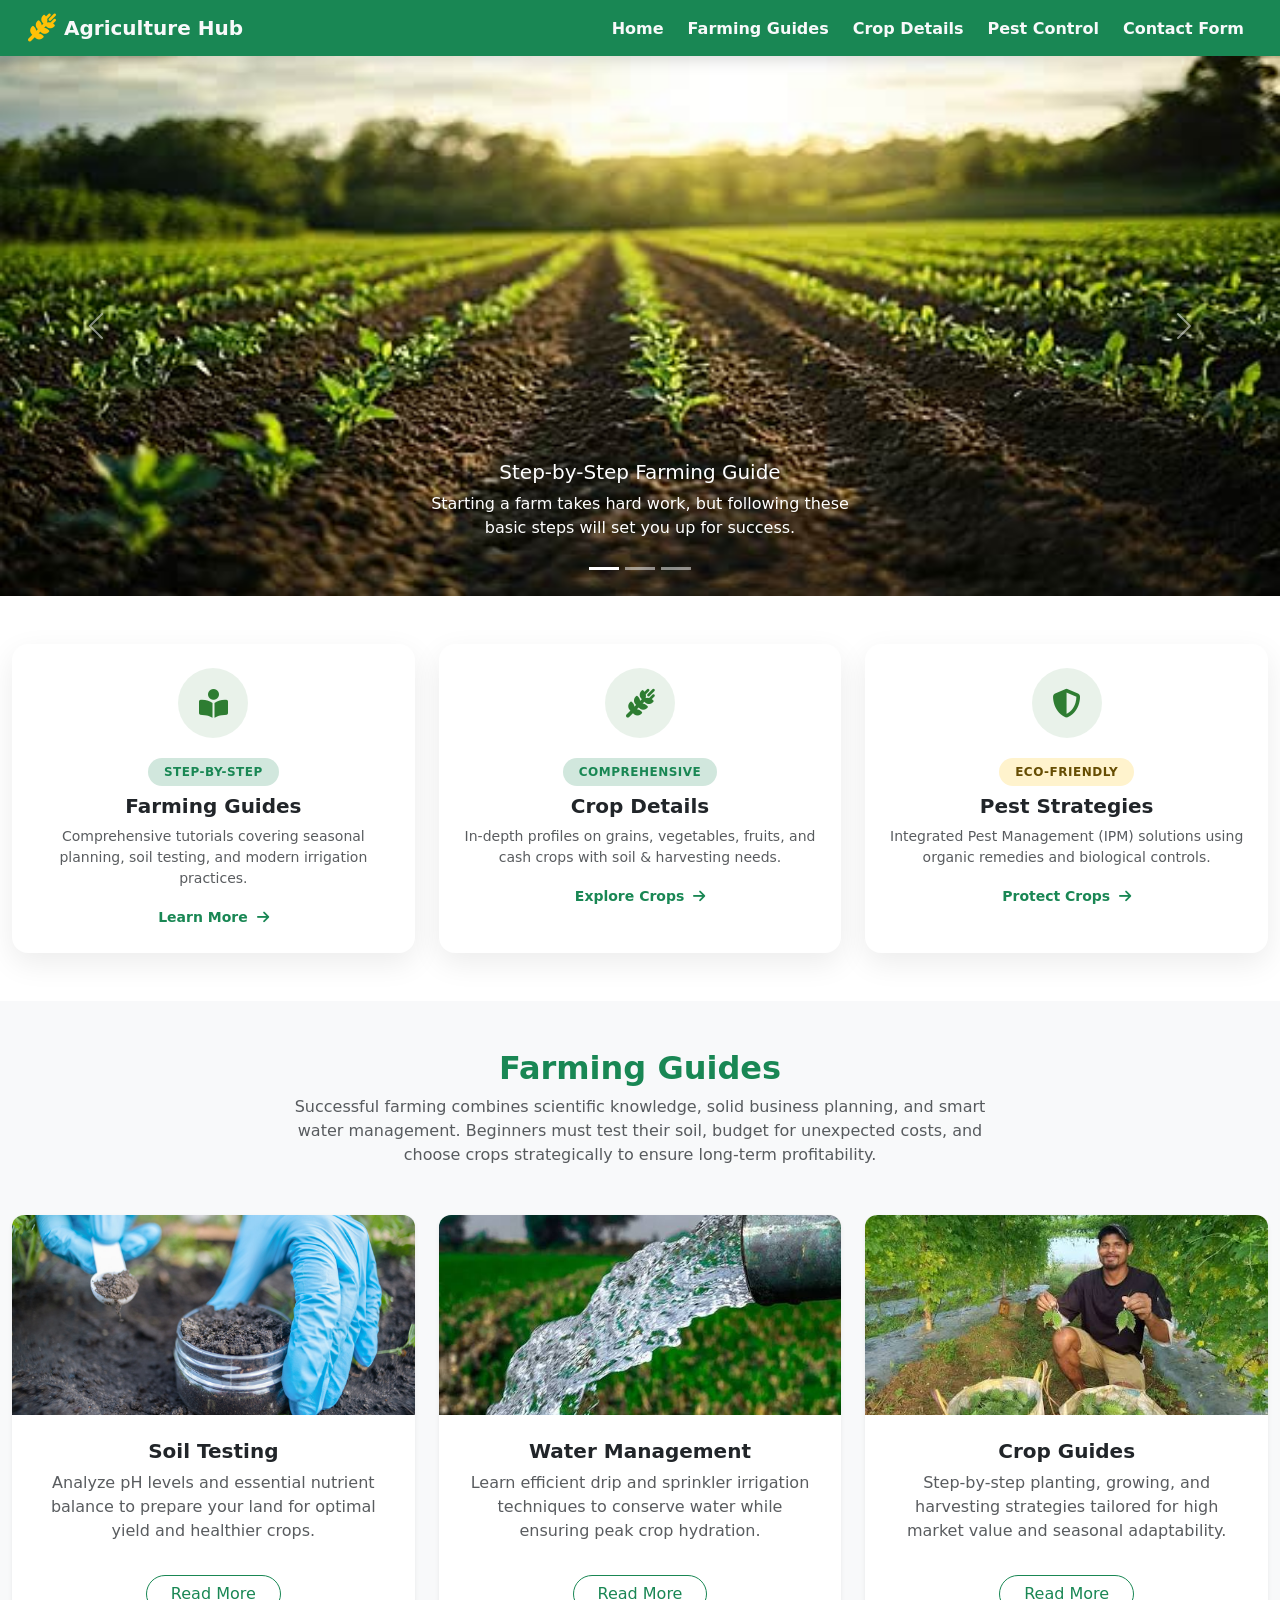
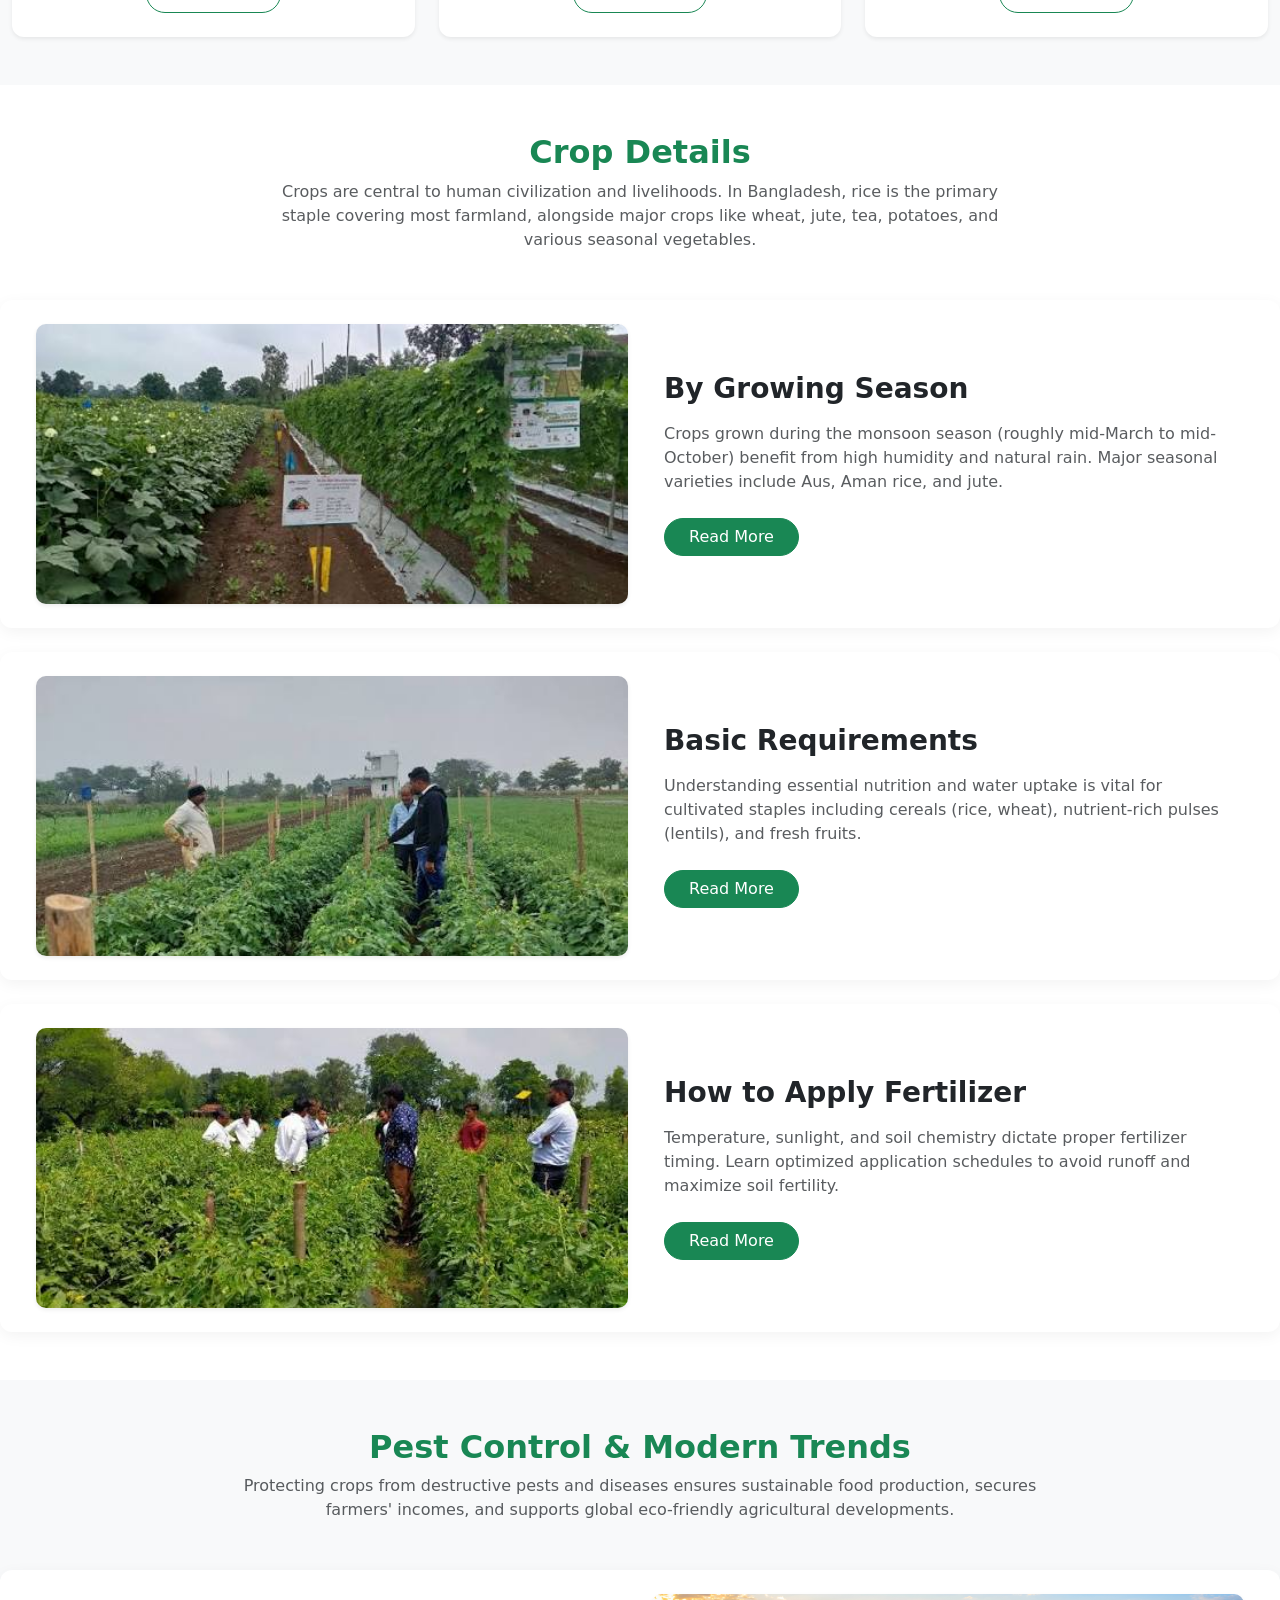
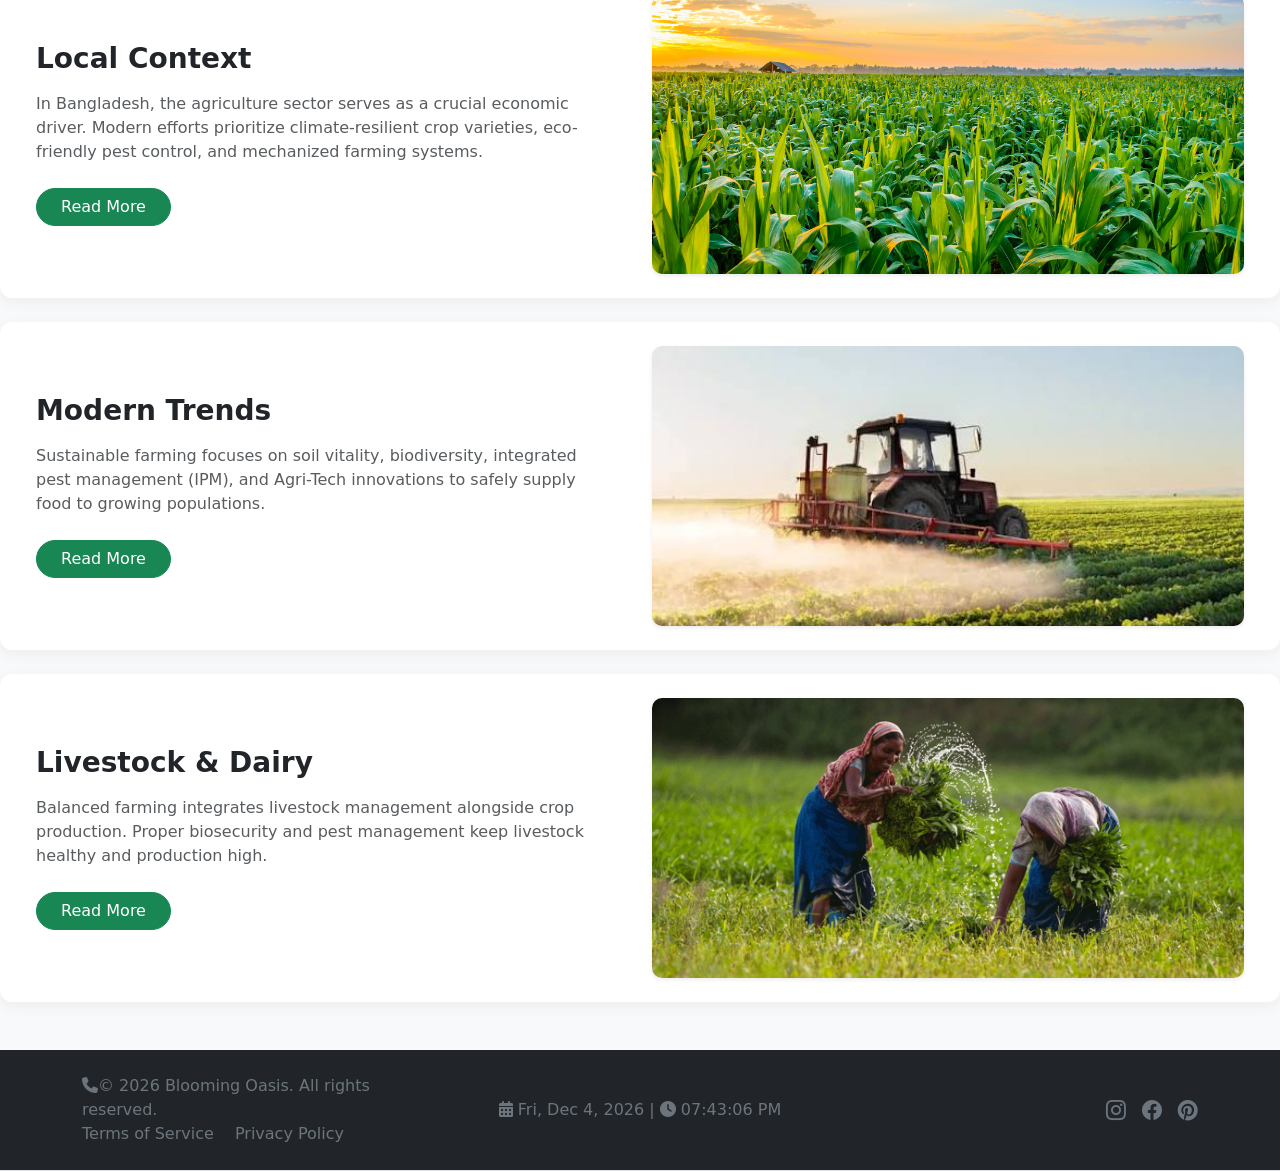
<file: index.html>
<!doctype html>
<html lang="en">

<head>
    <meta charset="utf-8">
    <meta name="viewport" content="width=device-width, initial-scale=1">
    <title>Agriculture Hub</title>

    <link rel="stylesheet" href="https://cdnjs.cloudflare.com/ajax/libs/font-awesome/6.4.2/css/all.min.css">
    <link rel="stylesheet" href="https://cdn.jsdelivr.net/npm/bootstrap-icons@1.13.1/font/bootstrap-icons.min.css">
    <link href="https://cdn.jsdelivr.net/npm/bootstrap@5.3.8/dist/css/bootstrap.min.css" rel="stylesheet"
        integrity="sha384-sRIl4kxILFvY47J16cr9ZwB07vP4J8+LH7qKQnuqkuIAvNWLzeN8tE5YBujZqJLB" crossorigin="anonymous">
    <link rel="stylesheet" href="./assets/css/style.css">

</head>
<body>

    <header id="header-section" class="bg-success sticky-top">
        <nav class="navbar navbar-expand-lg px-3">
            <div class="container-fluid">
                <!-- Logo + Brand Name -->
                <a class="navbar-brand fw-bold text-light d-flex align-items-center gap-2" href="index.html">
                    <!-- Option A: FontAwesome Icon Logo -->
                    <i class="fa-solid fa-wheat-awn fs-3 text-warning"></i>

                    <!-- Option B: Custom Image Logo (Image থাকলে নিচের লাইনটি অন করুন) -->
                    <!-- <img src="./assets/img/logo.png" alt="Logo" height="35" class="d-inline-block"> -->

                    <span>Agriculture Hub</span>
                </a>

                <!-- Mobile Toggle Button -->
                <button class="navbar-toggler border-0 shadow-none" type="button" data-bs-toggle="collapse"
                    data-bs-target="#navbarSupportedContent" aria-controls="navbarSupportedContent"
                    aria-expanded="false" aria-label="Toggle navigation">
                    <span class="navbar-toggler-icon"></span>
                </button>

                <!-- Navigation Links -->
                <div class="collapse navbar-collapse" id="navbarSupportedContent">
                    <ul class="navbar-nav ms-auto mb-2 mb-lg-0 fw-semibold gap-lg-2">
                        <li class="nav-item">
                            <a class="nav-link active text-light" aria-current="page" href="index.html">Home</a>
                        </li>
                        <li class="nav-item">
                            <a class="nav-link text-light" href="farming-guides.html">Farming Guides</a>
                        </li>
                        <li class="nav-item">
                            <a class="nav-link text-light" href="crop-details.html">Crop Details</a>
                        </li>
                        <li class="nav-item">
                            <a class="nav-link text-light" href="pest-control.html">Pest Control</a>
                        </li>
                        <li class="nav-item">
                            <a class="nav-link text-light" href="contact-form.html">Contact Form</a>
                        </li>
                    </ul>
                </div>
            </div>
        </nav>
    </header>


    <section id="carousel-section">
        <div id="carouselExampleCaptions" class="carousel slide">
            <div class="carousel-indicators">
                <button type="button" data-bs-target="#carouselExampleCaptions" data-bs-slide-to="0" class="active"
                    aria-current="true" aria-label="Slide 1"></button>
                <button type="button" data-bs-target="#carouselExampleCaptions" data-bs-slide-to="1"
                    aria-label="Slide 2"></button>
                <button type="button" data-bs-target="#carouselExampleCaptions" data-bs-slide-to="2"
                    aria-label="Slide 3"></button>
            </div>
            <div class="carousel-inner">
                <div class="carousel-item active">
                    <img src="./assets/img/Carousel bg-1.jpg" class="d-block w-100" alt="...">
                    <div class="carousel-caption d-none d-md-block">
                        <h5>Step-by-Step Farming Guide</h5>
                        <p>Starting a farm takes hard work, but following these <br>basic steps will set you up for
                            success.</p>
                    </div>
                </div>
                <div class="carousel-item">
                    <img src="./assets/img/Carousel bg-2.jpg" class="d-block w-100" alt="...">
                    <div class="carousel-caption d-none d-md-block">
                        <h5>Basic Agricultural Terms</h5>
                        <p>This guide provides English terminology and instructions for agricultural practices,
                            <br>specifically tailored for farmers and students. It covers basic terminology, soil
                            management, <br>plant care, and crop protection in clear, simple language.
                        </p>
                    </div>
                </div>
                <div class="carousel-item">
                    <img src="./assets/img/Carousel bg-3.jpg" class="d-block w-100" alt="...">
                    <div class="carousel-caption d-none d-md-block">
                        <h5>Water Management Instructions</h5>
                        <p>The pH measures how acidic or sweet the soil is. The perfect pH for most brplants is 6.5. If
                            the soil is too acidic (pH below 6.0), plants cannot get the nutrients they need.</p>
                    </div>
                </div>
            </div>
            <button class="carousel-control-prev" type="button" data-bs-target="#carouselExampleCaptions"
                data-bs-slide="prev">
                <span class="carousel-control-prev-icon" aria-hidden="true"></span>
                <span class="visually-hidden">Previous</span>
            </button>
            <button class="carousel-control-next" type="button" data-bs-target="#carouselExampleCaptions"
                data-bs-slide="next">
                <span class="carousel-control-next-icon" aria-hidden="true"></span>
                <span class="visually-hidden">Next</span>
            </button>
        </div>
    </section>


    <!-- ================= 1. Highlighting Section ================= -->
    <section id="highlighting-section" class="py-5">
        <div class="container-fluid">
            <div class="row g-4 justify-content-center">

                <!-- Highlight 1: Farming Guides -->
                <div class="col-lg-4 col-md-4">
                    <div class="highlight-card p-4 text-center">
                        <div class="highlight-icon-wrapper mx-auto">
                            <i class="fa-solid fa-book-open-reader"></i>
                        </div>
                        <span
                            class="badge bg-success-subtle text-success highlight-badge mb-2 px-3 py-2 rounded-pill">Step-by-Step</span>
                        <h5 class="fw-bold text-dark mb-2">Farming Guides</h5>
                        <p class="text-muted small mb-3">
                            Comprehensive tutorials covering seasonal planning, soil testing, and modern irrigation
                            practices.
                        </p>
                        <a href="farming-guides.html" class="text-success fw-bold text-decoration-none small">
                            Learn More <i class="fa-solid fa-arrow-right ms-1"></i>
                        </a>
                    </div>
                </div>

                <!-- Highlight 2: Crop Intelligence -->
                <div class="col-lg-4 col-md-4">
                    <div class="highlight-card p-4 text-center">
                        <div class="highlight-icon-wrapper mx-auto">
                            <i class="fa-solid fa-wheat-awn"></i>
                        </div>
                        <span
                            class="badge bg-success-subtle text-success highlight-badge mb-2 px-3 py-2 rounded-pill">Comprehensive</span>
                        <h5 class="fw-bold text-dark mb-2">Crop Details</h5>
                        <p class="text-muted small mb-3">
                            In-depth profiles on grains, vegetables, fruits, and cash crops with soil & harvesting
                            needs.
                        </p>
                        <a href="crop-details.html" class="text-success fw-bold text-decoration-none small">
                            Explore Crops <i class="fa-solid fa-arrow-right ms-1"></i>
                        </a>
                    </div>
                </div>

                <!-- Highlight 3: Pest Control (IPM) -->
                <div class="col-lg-4 col-md-4">
                    <div class="highlight-card p-4 text-center">
                        <div class="highlight-icon-wrapper mx-auto">
                            <i class="fa-solid fa-shield-halved"></i>
                        </div>
                        <span
                            class="badge bg-warning-subtle text-warning-emphasis highlight-badge mb-2 px-3 py-2 rounded-pill">Eco-Friendly</span>
                        <h5 class="fw-bold text-dark mb-2">Pest Strategies</h5>
                        <p class="text-muted small mb-3">
                            Integrated Pest Management (IPM) solutions using organic remedies and biological controls.
                        </p>
                        <a href="pest-control.html" class="text-success fw-bold text-decoration-none small">
                            Protect Crops <i class="fa-solid fa-arrow-right ms-1"></i>
                        </a>
                    </div>
                </div>

            </div>
        </div>
    </section>


    <!-- ================= 2. Farming Guides Section ================= -->
    <section id="farming-guides-section" class="py-5 bg-light">
        <div class="container-fluid">
            <div class="text-center mb-5">
                <h2 class="fw-bold text-success">Farming Guides</h2>
                <p class="text-muted mx-auto" style="max-width: 700px;">
                    Successful farming combines scientific knowledge, solid business planning, and smart water
                    management. Beginners must test their soil, budget for unexpected costs, and choose crops
                    strategically to ensure long-term profitability.
                </p>
            </div>

            <div class="row g-4">
                <!-- Card 1 -->
                <div class="col-md-4">
                    <div class="card h-100 shadow-sm custom-card">
                        <img src="./assets/img/farming-guides bg-1.jpg" class="card-img-top" alt="Soil Testing">
                        <div class="card-body text-center d-flex flex-column p-4">
                            <h5 class="card-title fw-bold text-dark">Soil Testing</h5>
                            <p class="card-text text-muted flex-grow-1">
                                Analyze pH levels and essential nutrient balance to prepare your land for optimal yield
                                and healthier crops.
                            </p>
                            <a href="#" class="btn btn-outline-success rounded-pill px-4 align-self-center mt-3">Read
                                More</a>
                        </div>
                    </div>
                </div>

                <!-- Card 2 -->
                <div class="col-md-4">
                    <div class="card h-100 shadow-sm custom-card">
                        <img src="./assets/img/farming-guides bg-2.jpg" class="card-img-top" alt="Water Management">
                        <div class="card-body text-center d-flex flex-column p-4">
                            <h5 class="card-title fw-bold text-dark">Water Management</h5>
                            <p class="card-text text-muted flex-grow-1">
                                Learn efficient drip and sprinkler irrigation techniques to conserve water while
                                ensuring peak crop hydration.
                            </p>
                            <a href="#" class="btn btn-outline-success rounded-pill px-4 align-self-center mt-3">Read
                                More</a>
                        </div>
                    </div>
                </div>

                <!-- Card 3 -->
                <div class="col-md-4">
                    <div class="card h-100 shadow-sm custom-card">
                        <img src="./assets/img/farming-guides bg-3.jpg" class="card-img-top" alt="Crop Guides">
                        <div class="card-body text-center d-flex flex-column p-4">
                            <h5 class="card-title fw-bold text-dark">Crop Guides</h5>
                            <p class="card-text text-muted flex-grow-1">
                                Step-by-step planting, growing, and harvesting strategies tailored for high market value
                                and seasonal adaptability.
                            </p>
                            <a href="#" class="btn btn-outline-success rounded-pill px-4 align-self-center mt-3">Read
                                More</a>
                        </div>
                    </div>
                </div>
            </div>
        </div>
    </section>


    <!-- ================= 3. Crop Details Section ================= -->
    <section id="crop-details-section" class="py-5">
        <div class="container-fluid">
            <div class="text-center mb-5">
                <h2 class="fw-bold text-success">Crop Details</h2>
                <p class="text-muted mx-auto" style="max-width: 750px;">
                    Crops are central to human civilization and livelihoods. In Bangladesh, rice is the primary staple
                    covering most farmland, alongside major crops like wheat, jute, tea, potatoes, and various seasonal
                    vegetables.
                </p>
            </div>

            <div class="d-flex flex-column gap-4">
                <!-- Row 1 -->
                <div class="row align-items-center feature-item-card p-3 p-md-4">
                    <div class="col-lg-6 mb-3 mb-lg-0">
                        <img src="./assets/img/growing-section bg-1.jpg" class="img-fluid feature-img shadow-sm"
                            alt="Growing Season">
                    </div>
                    <div class="col-lg-6 ps-lg-4">
                        <h3 class="fw-bold text-dark mb-3">By Growing Season</h3>
                        <p class="text-muted">
                            Crops grown during the monsoon season (roughly mid-March to mid-October) benefit from high
                            humidity and natural rain. Major seasonal varieties include Aus, Aman rice, and jute.
                        </p>
                        <a href="#" class="btn btn-success rounded-pill px-4 mt-2">Read More</a>
                    </div>
                </div>

                <!-- Row 2 -->
                <div class="row align-items-center feature-item-card p-3 p-md-4">
                    <div class="col-lg-6 mb-3 mb-lg-0">
                        <img src="./assets/img/growing-section bg-2.jpg" class="img-fluid feature-img shadow-sm"
                            alt="Basic Requirements">
                    </div>
                    <div class="col-lg-6 ps-lg-4">
                        <h3 class="fw-bold text-dark mb-3">Basic Requirements</h3>
                        <p class="text-muted">
                            Understanding essential nutrition and water uptake is vital for cultivated staples including
                            cereals (rice, wheat), nutrient-rich pulses (lentils), and fresh fruits.
                        </p>
                        <a href="#" class="btn btn-success rounded-pill px-4 mt-2">Read More</a>
                    </div>
                </div>

                <!-- Row 3 -->
                <div class="row align-items-center feature-item-card p-3 p-md-4">
                    <div class="col-lg-6 mb-3 mb-lg-0">
                        <img src="./assets/img/growing-section bg-3.jpg" class="img-fluid feature-img shadow-sm"
                            alt="How to Apply Fertilizer">
                    </div>
                    <div class="col-lg-6 ps-lg-4">
                        <h3 class="fw-bold text-dark mb-3">How to Apply Fertilizer</h3>
                        <p class="text-muted">
                            Temperature, sunlight, and soil chemistry dictate proper fertilizer timing. Learn optimized
                            application schedules to avoid runoff and maximize soil fertility.
                        </p>
                        <a href="#" class="btn btn-success rounded-pill px-4 mt-2">Read More</a>
                    </div>
                </div>
            </div>
        </div>
    </section>


    <!-- ================= 4. Pest Control Section ================= -->
    <section id="pest-control-section" class="py-5 bg-light">
        <div class="container-fluid">
            <div class="text-center mb-5">
                <h2 class="fw-bold text-success">Pest Control & Modern Trends</h2>
                <p class="text-muted mx-auto" style="max-width: 800px;">
                    Protecting crops from destructive pests and diseases ensures sustainable food production, secures
                    farmers' incomes, and supports global eco-friendly agricultural developments.
                </p>
            </div>

            <div class="d-flex flex-column gap-4">
                <!-- Item 1 (Image Right on Desktop) -->
                <div class="row align-items-center feature-item-card p-3 p-md-4">
                    <div class="col-lg-6 order-lg-2 mb-3 mb-lg-0">
                        <img class="img-fluid feature-img shadow-sm" src="./assets/img/pest-control bg-1.jpg"
                            alt="Local Context">
                    </div>
                    <div class="col-lg-6 order-lg-1 pe-lg-4">
                        <h3 class="fw-bold text-dark mb-3">Local Context</h3>
                        <p class="text-muted">
                            In Bangladesh, the agriculture sector serves as a crucial economic driver. Modern efforts
                            prioritize climate-resilient crop varieties, eco-friendly pest control, and mechanized
                            farming systems.
                        </p>
                        <a href="#" class="btn btn-success rounded-pill px-4 mt-2">Read More</a>
                    </div>
                </div>

                <!-- Item 2 (Image Right on Desktop) -->
                <div class="row align-items-center feature-item-card p-3 p-md-4">
                    <div class="col-lg-6 order-lg-2 mb-3 mb-lg-0">
                        <img class="img-fluid feature-img shadow-sm" src="./assets/img/pest-control bg-2.jpg"
                            alt="Modern Trends">
                    </div>
                    <div class="col-lg-6 order-lg-1 pe-lg-4">
                        <h3 class="fw-bold text-dark mb-3">Modern Trends</h3>
                        <p class="text-muted">
                            Sustainable farming focuses on soil vitality, biodiversity, integrated pest management
                            (IPM), and Agri-Tech innovations to safely supply food to growing populations.
                        </p>
                        <a href="#" class="btn btn-success rounded-pill px-4 mt-2">Read More</a>
                    </div>
                </div>

                <!-- Item 3 (Image Right on Desktop) -->
                <div class="row align-items-center feature-item-card p-3 p-md-4">
                    <div class="col-lg-6 order-lg-2 mb-3 mb-lg-0">
                        <img class="img-fluid feature-img shadow-sm" src="./assets/img/pest-control bg-3.jpg"
                            alt="Livestock & Dairy">
                    </div>
                    <div class="col-lg-6 order-lg-1 pe-lg-4">
                        <h3 class="fw-bold text-dark mb-3">Livestock & Dairy</h3>
                        <p class="text-muted">
                            Balanced farming integrates livestock management alongside crop production. Proper
                            biosecurity and pest management keep livestock healthy and production high.
                        </p>
                        <a href="#" class="btn btn-success rounded-pill px-4 mt-2">Read More</a>
                    </div>
                </div>
            </div>
        </div>
    </section>


    <!-- Footer Section Start -->
    <footer id="footer-section" class="">
        <!-- Custom Footer -->
        <div class="bg-dark text-white py-4 border-bottom">
            <div class="container">
                <div class="row align-items-center">

                    <!-- Left -->
                    <div class="col-lg-4 text-center text-lg-start mb-2 mb-lg-0">
                        <a href="#" class="text-secondary text-decoration-none me-3">
                            <i class="fas fa-phone"></i>&copy; 2026 Blooming Oasis. All rights reserved.
                        </a><br>
                        <a href="#" class="text-secondary text-decoration-none me-3">Terms of
                            Service</a>
                        <a href="#" class="text-secondary text-decoration-none">Privacy Policy</a>
                    </div>

                    <!-- Center -->
                    <div class="col-lg-4 text-secondary text-center mb-2 mb-lg-0">
                        <i class="fas fa-calendar-alt"></i>
                        <span id="date"></span>
                        |
                        <i class="fas fa-clock"></i>
                        <span id="time"></span>
                    </div>

                    <!-- Right -->
                    <div
                        class="col-lg-4 d-flex justify-content-center justify-content-lg-end align-items-center gap-3 fs-5">
                        <a href="https://instagram.com" target="_blank" class="text-secondary hover-white"
                            aria-label="Instagram">
                            <i class="bi bi-instagram"></i>
                        </a>
                        <a href="https://facebook.com" target="_blank" class="text-secondary hover-white"
                            aria-label="Facebook">
                            <i class="bi bi-facebook"></i>
                        </a>
                        <a href="https://pinterest.com" target="_blank" class="text-secondary hover-white"
                            aria-label="Pinterest">
                            <i class="bi bi-pinterest"></i>
                        </a>
                    </div>

                </div>
            </div>
        </div>
    </footer>


    <script src="https://cdn.jsdelivr.net/npm/bootstrap@5.3.8/dist/js/bootstrap.bundle.min.js"
        integrity="sha384-FKyoEForCGlyvwx9Hj09JcYn3nv7wiPVlz7YYwJrWVcXK/BmnVDxM+D2scQbITxI"
        crossorigin="anonymous"></script>
    <script src="./assets/js/script.js"></script>

</body>
</html>
</file>
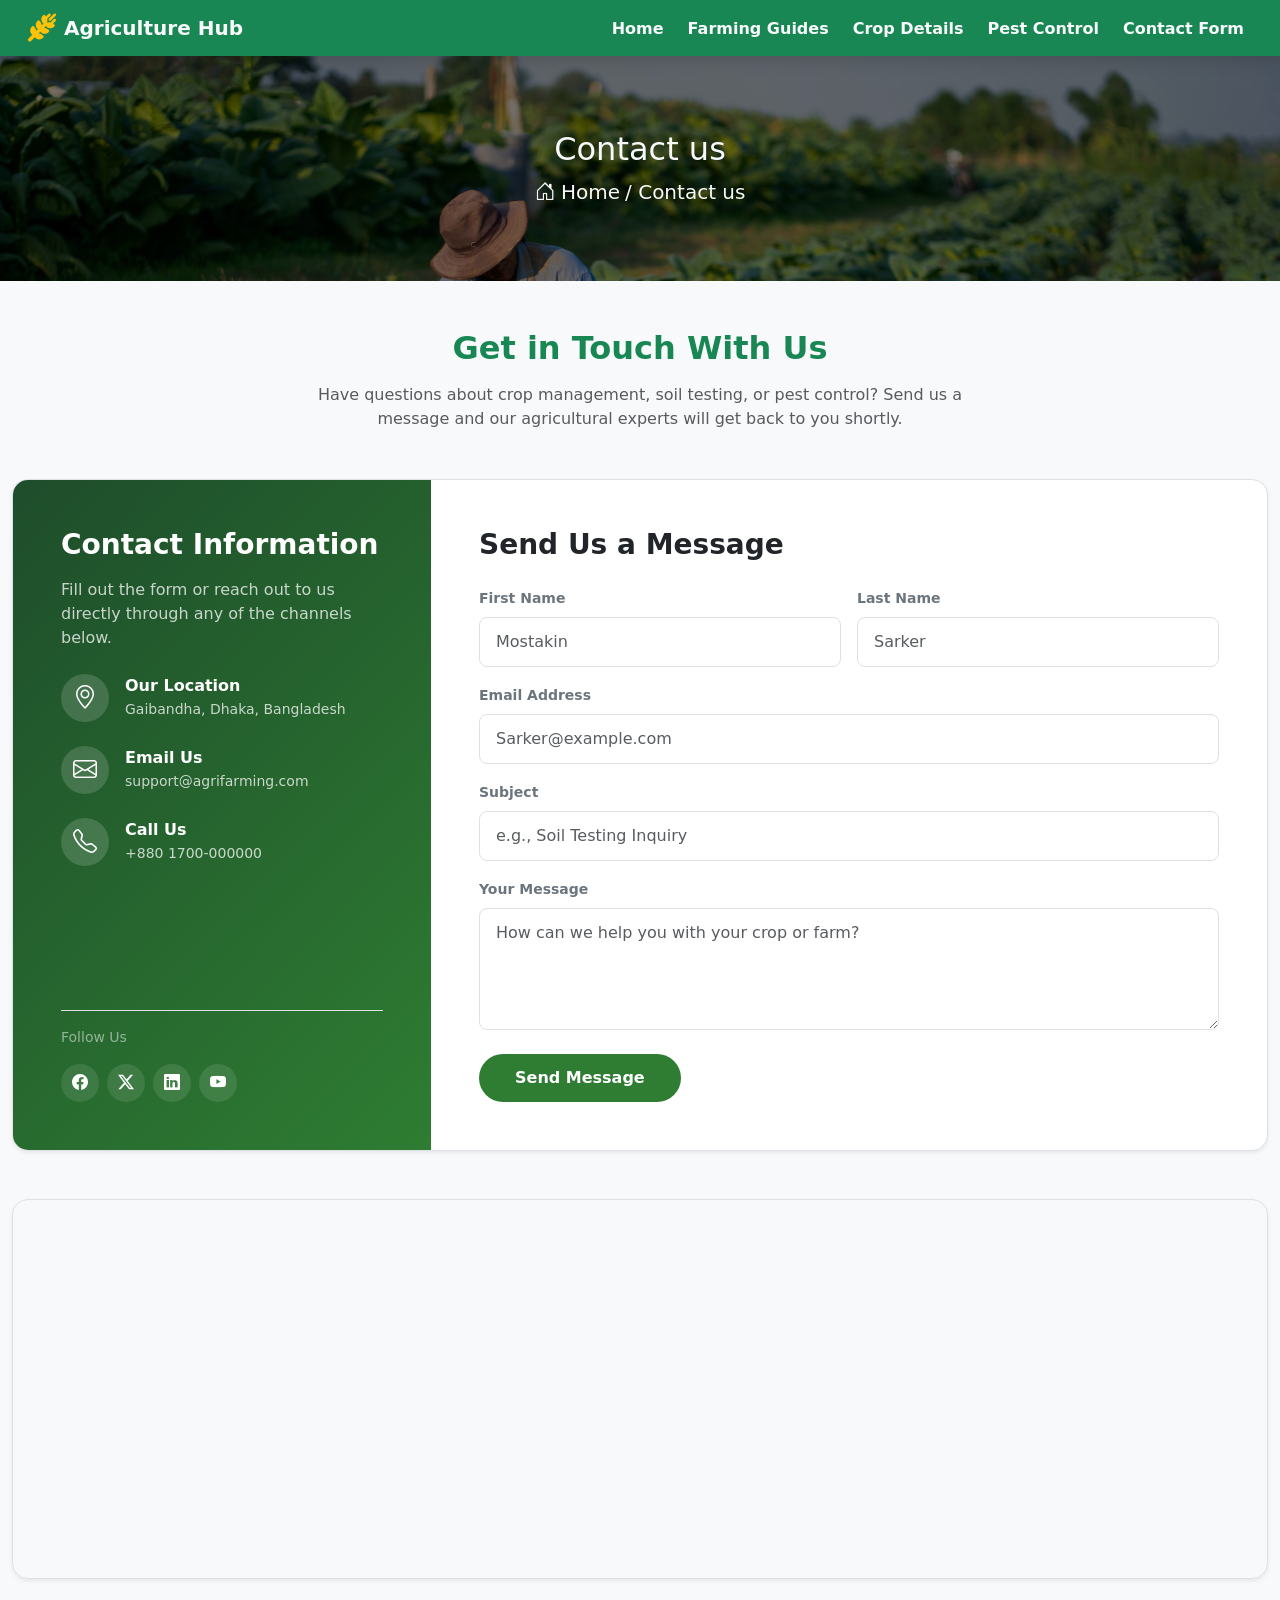
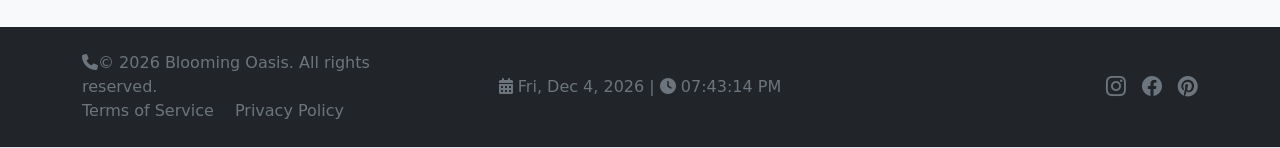
<file: contact-form.html>
<!doctype html>
<html lang="en">

<head>
    <meta charset="utf-8">
    <meta name="viewport" content="width=device-width, initial-scale=1">
    <title>Agriculture Hub</title>

    <link rel="stylesheet" href="https://cdnjs.cloudflare.com/ajax/libs/font-awesome/6.4.2/css/all.min.css">
    <link rel="stylesheet" href="https://cdn.jsdelivr.net/npm/bootstrap-icons@1.13.1/font/bootstrap-icons.min.css">
    <link href="https://cdn.jsdelivr.net/npm/bootstrap@5.3.8/dist/css/bootstrap.min.css" rel="stylesheet"
        integrity="sha384-sRIl4kxILFvY47J16cr9ZwB07vP4J8+LH7qKQnuqkuIAvNWLzeN8tE5YBujZqJLB" crossorigin="anonymous">
    <link rel="stylesheet" href="./assets/css/style.css">

</head>
<body>

    <header id="header-section" class="bg-success sticky-top">
        <nav class="navbar navbar-expand-lg px-3">
            <div class="container-fluid">
                <!-- Logo + Brand Name -->
                <a class="navbar-brand fw-bold text-light d-flex align-items-center gap-2" href="index.html">
                    <!-- Option A: FontAwesome Icon Logo -->
                    <i class="fa-solid fa-wheat-awn fs-3 text-warning"></i>

                    <!-- Option B: Custom Image Logo (Image থাকলে নিচের লাইনটি অন করুন) -->
                    <!-- <img src="./assets/img/logo.png" alt="Logo" height="35" class="d-inline-block"> -->

                    <span>Agriculture Hub</span>
                </a>

                <!-- Mobile Toggle Button -->
                <button class="navbar-toggler border-0 shadow-none" type="button" data-bs-toggle="collapse"
                    data-bs-target="#navbarSupportedContent" aria-controls="navbarSupportedContent"
                    aria-expanded="false" aria-label="Toggle navigation">
                    <span class="navbar-toggler-icon"></span>
                </button>

                <!-- Navigation Links -->
                <div class="collapse navbar-collapse" id="navbarSupportedContent">
                    <ul class="navbar-nav ms-auto mb-2 mb-lg-0 fw-semibold gap-lg-2">
                        <li class="nav-item">
                            <a class="nav-link text-light" aria-current="page" href="index.html">Home</a>
                        </li>
                        <li class="nav-item">
                            <a class="nav-link text-light" href="farming-guides.html">Farming Guides</a>
                        </li>
                        <li class="nav-item">
                            <a class="nav-link text-light" href="crop-details.html">Crop Details</a>
                        </li>
                        <li class="nav-item">
                            <a class="nav-link active text-light" href="pest-control.html">Pest Control</a>
                        </li>
                        <li class="nav-item">
                            <a class="nav-link text-light" href="contact-form.html">Contact Form</a>
                        </li>
                    </ul>
                </div>
            </div>
        </nav>
    </header>


    <!-- Breadcrumb Section Start -->
    <section id="breadcrumb-section">
        <div class="container-fluid">
            <div class="row">
                <div class="text-center">
                    <h2 class="text-light">Contact us</h2>
                </div>
                <div class="text-center">
                    <a class="text-decoration-none text-light fs-5" href="index.html"><i class="bi bi-house-door"></i>
                        Home</a>
                    <span class="text-light fs-5"> / </span>
                    <a class="text-decoration-none text-light fs-5" href="contact-form.html">Contact us</a>
                </div>
            </div>
        </div>
    </section>


    <section id="contact-us-section" class="py-5 bg-light">
        <div class="container-fluid">
            <!-- Section Header -->
            <div class="text-center mb-5">
                <h2 class="fw-bold text-success mb-3">Get in Touch With Us</h2>
                <p class="text-muted mx-auto" style="max-width: 650px;">
                    Have questions about crop management, soil testing, or pest control? Send us a message and our
                    agricultural experts will get back to you shortly.
                </p>
            </div>

            <!-- Main Split Contact Card -->
            <div class="row g-0 rounded-4 shadow-sm overflow-hidden border bg-white mb-5">
                <!-- Left Info Panel -->
                <div
                    class="col-lg-4 text-white p-4 p-md-5 d-flex flex-column justify-content-between contact-info-panel">
                    <div>
                        <h3 class="fw-bold mb-3">Contact Information</h3>
                        <p class="opacity-75 mb-4">
                            Fill out the form or reach out to us directly through any of the channels below.
                        </p>

                        <div class="d-flex align-items-center gap-3 mb-4">
                            <div class="contact-icon-box">
                                <i class="bi bi-geo-alt fs-4"></i>
                            </div>
                            <div>
                                <h6 class="mb-1 fw-bold">Our Location</h6>
                                <p class="mb-0 opacity-75 small">Gaibandha, Dhaka, Bangladesh</p>
                            </div>
                        </div>

                        <div class="d-flex align-items-center gap-3 mb-4">
                            <div class="contact-icon-box">
                                <i class="bi bi-envelope fs-4"></i>
                            </div>
                            <div>
                                <h6 class="mb-1 fw-bold">Email Us</h6>
                                <p class="mb-0 opacity-75 small">support@agrifarming.com</p>
                            </div>
                        </div>

                        <div class="d-flex align-items-center gap-3">
                            <div class="contact-icon-box">
                                <i class="bi bi-telephone fs-4"></i>
                            </div>
                            <div>
                                <h6 class="mb-1 fw-bold">Call Us</h6>
                                <p class="mb-0 opacity-75 small">+880 1700-000000</p>
                            </div>
                        </div>
                    </div>

                    <!-- Social Links -->
                    <div class="mt-5 pt-3 border-top border-white-50">
                        <p class="small text-white-50 mb-3">Follow Us</p>
                        <div class="d-flex gap-2">
                            <a href="#" class="social-icon-link"><i class="bi bi-facebook"></i></a>
                            <a href="#" class="social-icon-link"><i class="bi bi-twitter-x"></i></a>
                            <a href="#" class="social-icon-link"><i class="bi bi-linkedin"></i></a>
                            <a href="#" class="social-icon-link"><i class="bi bi-youtube"></i></a>
                        </div>
                    </div>
                </div>

                <!-- Right Form Panel -->
                <div class="col-lg-8 p-4 p-md-5">
                    <h3 class="fw-bold mb-4 text-dark">Send Us a Message</h3>
                    <form id="contactForm" class="contact-form">
                        <div class="row g-3">
                            <div class="col-md-6">
                                <label class="form-label small fw-semibold text-secondary">First Name</label>
                                <input type="text" class="form-control" placeholder="Mostakin" required>
                            </div>
                            <div class="col-md-6">
                                <label class="form-label small fw-semibold text-secondary">Last Name</label>
                                <input type="text" class="form-control" placeholder="Sarker" required>
                            </div>
                            <div class="col-12">
                                <label class="form-label small fw-semibold text-secondary">Email Address</label>
                                <input type="email" class="form-control" placeholder="Sarker@example.com" required>
                            </div>
                            <div class="col-12">
                                <label class="form-label small fw-semibold text-secondary">Subject</label>
                                <input type="text" class="form-control" placeholder="e.g., Soil Testing Inquiry">
                            </div>
                            <div class="col-12">
                                <label class="form-label small fw-semibold text-secondary">Your Message</label>
                                <textarea class="form-control" rows="4"
                                    placeholder="How can we help you with your crop or farm?" required></textarea>
                            </div>
                            <div class="col-12 mt-4">
                                <button type="submit" class="btn btn-agri">Send Message</button>
                            </div>
                        </div>
                    </form>
                </div>
            </div>

            <!-- Full Width Map Embed -->
            <div class="rounded-4 overflow-hidden shadow-sm border" style="height: 380px;">
                <iframe
                    src="https://www.google.com/maps/embed?pb=!1m18!1m12!1m3!1d3747160.54558576!2d87.70292927714281!3d23.48438724738814!2m3!1f0!2f0!3f0!3m2!1i1024!2i768!4f13.1!3m3!1m2!1s0x30adaaed80e18ba7%3A0xf2d28e0c4e1fc6b!2z4Kas4Ka-4KaC4Kay4Ka-4Kam4KeH4Ka2!5e0!3m2!1sbn!2sbd!4v1784198043762!5m2!1sbn!2sbd"
                    width="100%" height="100%" style="border:0;" allowfullscreen="" loading="lazy"
                    referrerpolicy="strict-origin-when-cross-origin"></iframe>
            </div>
        </div>
    </section>


    <!-- Footer Section Start -->
    <footer id="footer-section" class="">
        <!-- Custom Footer -->
        <div class="bg-dark text-white py-4 border-bottom">
            <div class="container">
                <div class="row align-items-center">

                    <!-- Left -->
                    <div class="col-lg-4 text-center text-lg-start mb-2 mb-lg-0">
                        <a href="#" class="text-secondary text-decoration-none me-3">
                            <i class="fas fa-phone"></i>&copy; 2026 Blooming Oasis. All rights reserved.
                        </a><br>
                        <a href="#" class="text-secondary text-decoration-none me-3">Terms of
                            Service</a>
                        <a href="#" class="text-secondary text-decoration-none">Privacy Policy</a>
                    </div>

                    <!-- Center -->
                    <div class="col-lg-4 text-secondary text-center mb-2 mb-lg-0">
                        <i class="fas fa-calendar-alt"></i>
                        <span id="date"></span>
                        |
                        <i class="fas fa-clock"></i>
                        <span id="time"></span>
                    </div>

                    <!-- Right -->
                    <div
                        class="col-lg-4 d-flex justify-content-center justify-content-lg-end align-items-center gap-3 fs-5">
                        <a href="https://instagram.com" target="_blank" class="text-secondary hover-white"
                            aria-label="Instagram">
                            <i class="bi bi-instagram"></i>
                        </a>
                        <a href="https://facebook.com" target="_blank" class="text-secondary hover-white"
                            aria-label="Facebook">
                            <i class="bi bi-facebook"></i>
                        </a>
                        <a href="https://pinterest.com" target="_blank" class="text-secondary hover-white"
                            aria-label="Pinterest">
                            <i class="bi bi-pinterest"></i>
                        </a>
                    </div>

                </div>
            </div>
        </div>
    </footer>


    <script src="https://cdn.jsdelivr.net/npm/bootstrap@5.3.8/dist/js/bootstrap.bundle.min.js"
        integrity="sha384-FKyoEForCGlyvwx9Hj09JcYn3nv7wiPVlz7YYwJrWVcXK/BmnVDxM+D2scQbITxI"
        crossorigin="anonymous"></script>
    <script src="./assets/js/script.js"></script>

</body>
</html>
</file>
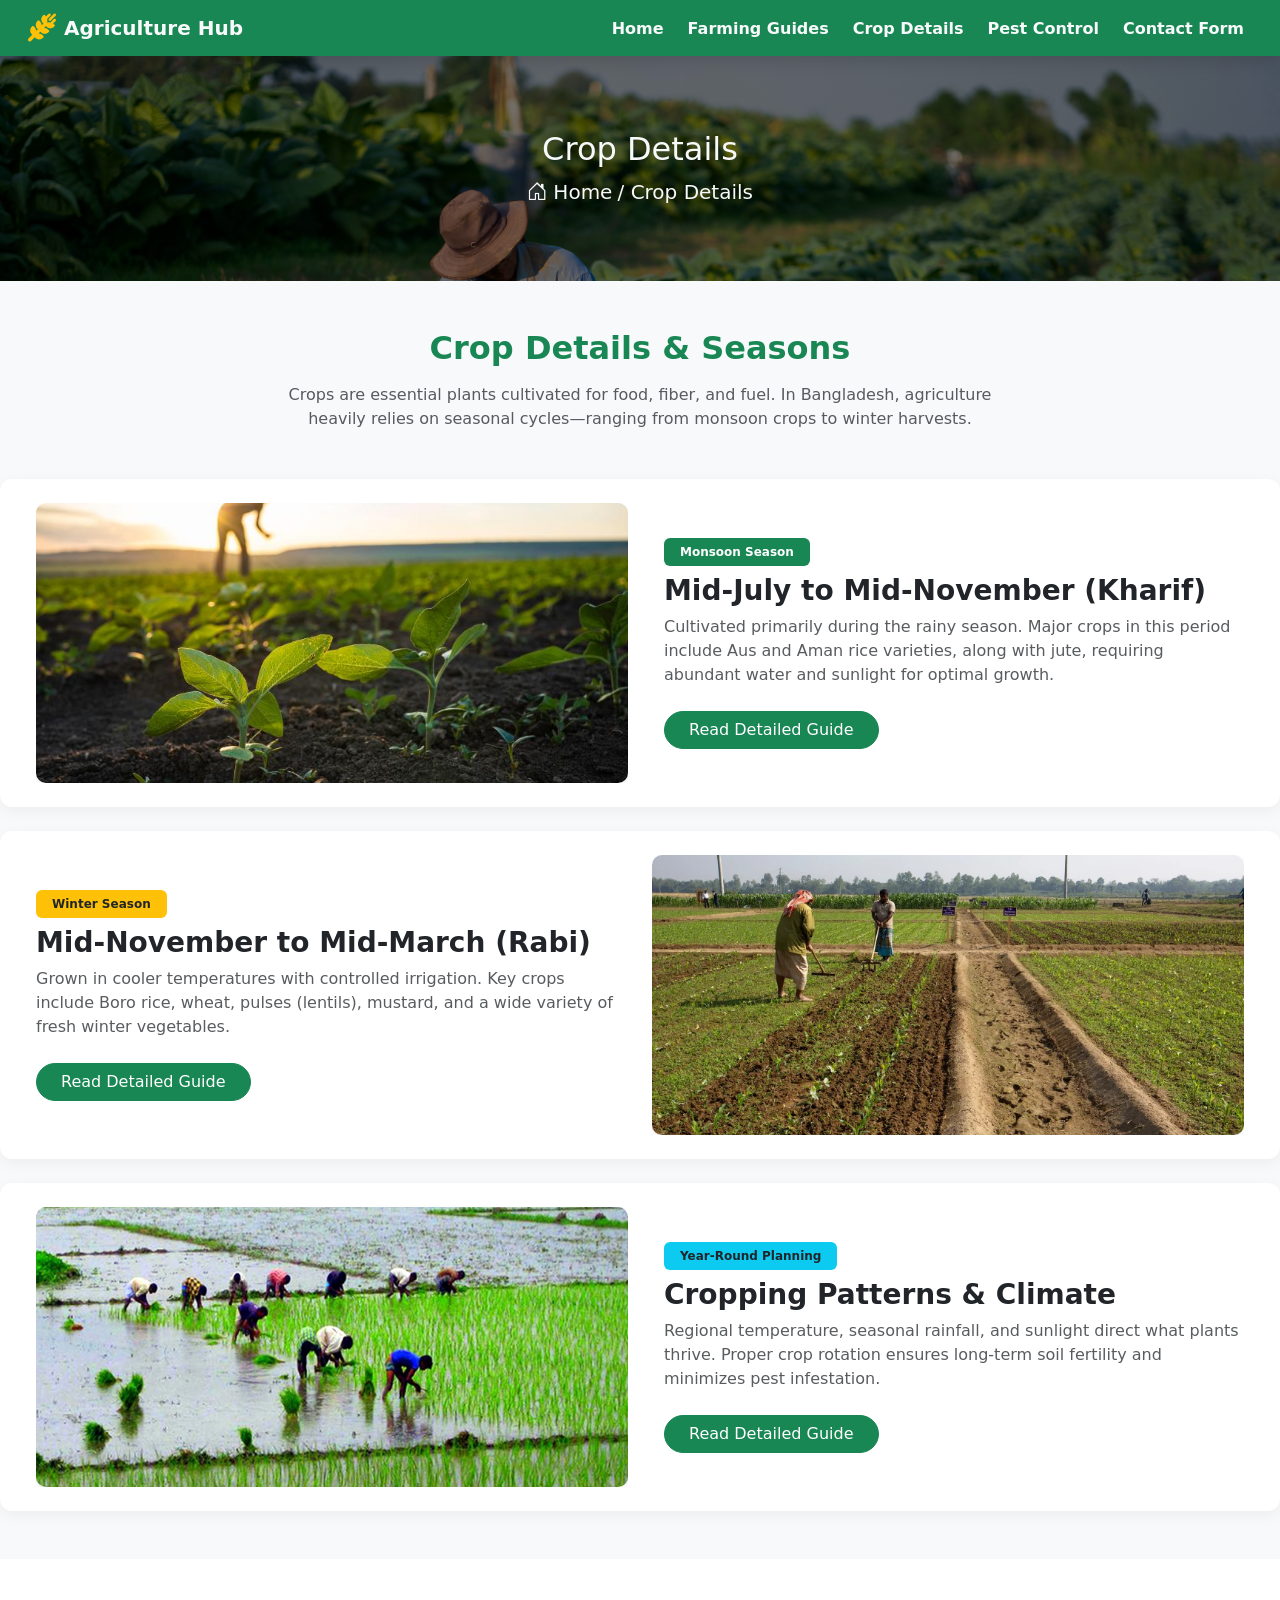
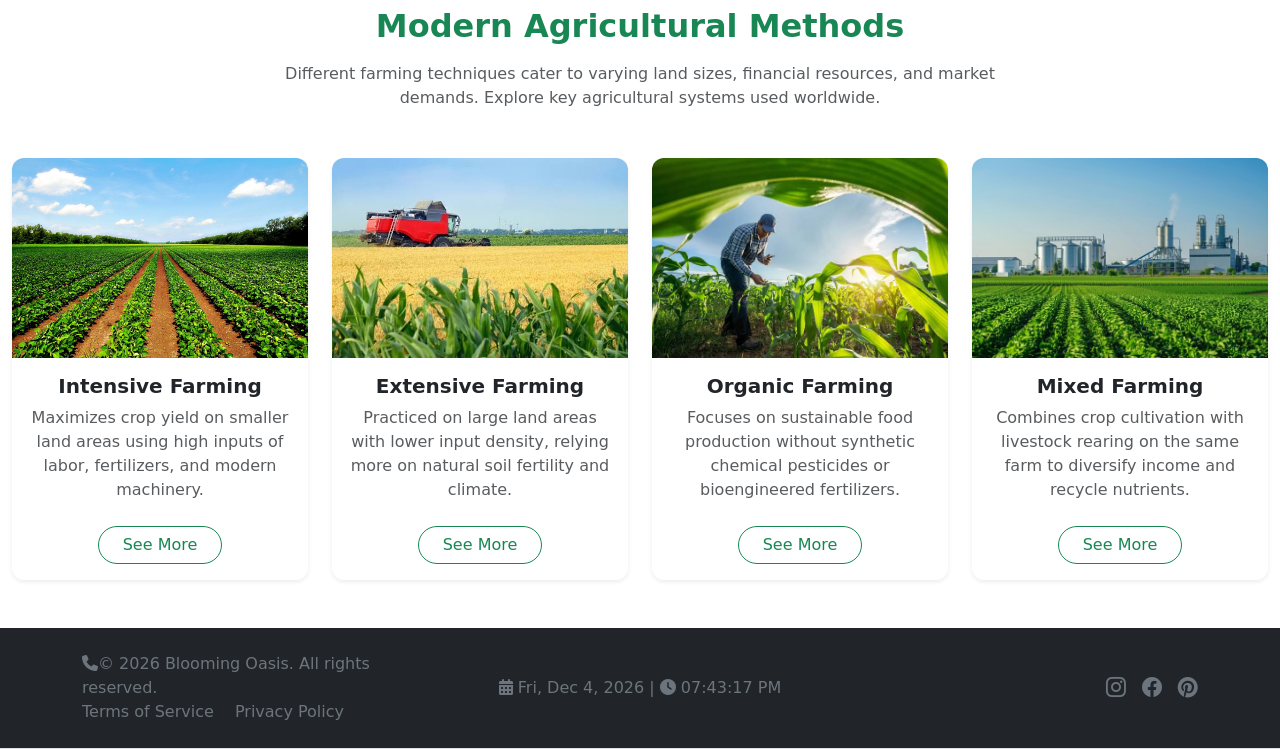
<file: crop-details.html>
<!doctype html>
<html lang="en">

<head>
    <meta charset="utf-8">
    <meta name="viewport" content="width=device-width, initial-scale=1">
    <title>Agriculture Hub</title>

    <link rel="stylesheet" href="https://cdnjs.cloudflare.com/ajax/libs/font-awesome/6.4.2/css/all.min.css">
    <link rel="stylesheet" href="https://cdn.jsdelivr.net/npm/bootstrap-icons@1.13.1/font/bootstrap-icons.min.css">
    <link href="https://cdn.jsdelivr.net/npm/bootstrap@5.3.8/dist/css/bootstrap.min.css" rel="stylesheet"
        integrity="sha384-sRIl4kxILFvY47J16cr9ZwB07vP4J8+LH7qKQnuqkuIAvNWLzeN8tE5YBujZqJLB" crossorigin="anonymous">
    <link rel="stylesheet" href="./assets/css/style.css">

</head>
<body>

    <header id="header-section" class="bg-success sticky-top">
        <nav class="navbar navbar-expand-lg px-3">
            <div class="container-fluid">
                <!-- Logo + Brand Name -->
                <a class="navbar-brand fw-bold text-light d-flex align-items-center gap-2" href="index.html">
                    <!-- Option A: FontAwesome Icon Logo -->
                    <i class="fa-solid fa-wheat-awn fs-3 text-warning"></i>

                    <!-- Option B: Custom Image Logo (Image থাকলে নিচের লাইনটি অন করুন) -->
                    <!-- <img src="./assets/img/logo.png" alt="Logo" height="35" class="d-inline-block"> -->

                    <span>Agriculture Hub</span>
                </a>

                <!-- Mobile Toggle Button -->
                <button class="navbar-toggler border-0 shadow-none" type="button" data-bs-toggle="collapse"
                    data-bs-target="#navbarSupportedContent" aria-controls="navbarSupportedContent"
                    aria-expanded="false" aria-label="Toggle navigation">
                    <span class="navbar-toggler-icon"></span>
                </button>

                <!-- Navigation Links -->
                <div class="collapse navbar-collapse" id="navbarSupportedContent">
                    <ul class="navbar-nav ms-auto mb-2 mb-lg-0 fw-semibold gap-lg-2">
                        <li class="nav-item">
                            <a class="nav-link text-light" aria-current="page" href="index.html">Home</a>
                        </li>
                        <li class="nav-item">
                            <a class="nav-link text-light" href="farming-guides.html">Farming Guides</a>
                        </li>
                        <li class="nav-item">
                            <a class="nav-link active text-light" href="crop-details.html">Crop Details</a>
                        </li>
                        <li class="nav-item">
                            <a class="nav-link text-light" href="pest-control.html">Pest Control</a>
                        </li>
                        <li class="nav-item">
                            <a class="nav-link text-light" href="contact-form.html">Contact Form</a>
                        </li>
                    </ul>
                </div>
            </div>
        </nav>
    </header>


    <!-- Breadcrumb Section Start -->
    <section id="breadcrumb-section">
        <div class="container-fluid">
            <div class="row">
                <div class="text-center">
                    <h2 class="text-light">Crop Details</h2>
                </div>
                <div class="text-center">
                    <a class="text-decoration-none text-light fs-5" href="index.html"><i class="bi bi-house-door"></i>
                        Home</a>
                    <span class="text-light fs-5"> / </span>
                    <a class="text-decoration-none text-light fs-5" href="crop-details.html">Crop Details</a>
                </div>
            </div>
        </div>
    </section>


    <!-- Section 1: Crop Details (Seasons & Varieties) -->
    <section id="crop-details-section" class="py-5 bg-light">
        <div class="container-fluid">
            <div class="text-center mb-5">
                <h2 class="fw-bold text-success mb-3">Crop Details & Seasons</h2>
                <p class="text-muted mx-auto" style="max-width: 750px;">
                    Crops are essential plants cultivated for food, fiber, and fuel. In Bangladesh, agriculture heavily
                    relies on seasonal cycles—ranging from monsoon crops to winter harvests.
                </p>
            </div>

            <!-- Row 1: Kharif Crop Season -->
            <div class="row align-items-center crop-detail-row mb-4">
                <div class="col-lg-6 mb-3 mb-lg-0">
                    <div class="crop-img-box overflow-hidden">
                        <img class="w-100 shadow-sm" src="./assets/img/crop-details-section bg-1.jpg"
                            alt="Monsoon Crops">
                    </div>
                </div>
                <div class="col-lg-6 ps-lg-4">
                    <span class="badge bg-success mb-2 px-3 py-2">Monsoon Season</span>
                    <h3 class="fw-bold text-dark">Mid-July to Mid-November (Kharif)</h3>
                    <p class="text-muted">
                        Cultivated primarily during the rainy season. Major crops in this period include Aus and Aman
                        rice varieties, along with jute, requiring abundant water and sunlight for optimal growth.
                    </p>
                    <a href="#" class="btn btn-success rounded-pill px-4 mt-2">Read Detailed Guide</a>
                </div>
            </div>

            <!-- Row 2: Rabi Crop Season (Alternate Layout) -->
            <div class="row align-items-center crop-detail-row mb-4">
                <div class="col-lg-6 order-lg-2 mb-3 mb-lg-0">
                    <div class="crop-img-box overflow-hidden">
                        <img class="w-100 shadow-sm" src="./assets/img/crop-details-section bg-2.jpg"
                            alt="Winter Crops">
                    </div>
                </div>
                <div class="col-lg-6 order-lg-1 pe-lg-4">
                    <span class="badge bg-warning text-dark mb-2 px-3 py-2">Winter Season</span>
                    <h3 class="fw-bold text-dark">Mid-November to Mid-March (Rabi)</h3>
                    <p class="text-muted">
                        Grown in cooler temperatures with controlled irrigation. Key crops include Boro rice, wheat,
                        pulses (lentils), mustard, and a wide variety of fresh winter vegetables.
                    </p>
                    <a href="#" class="btn btn-success rounded-pill px-4 mt-2">Read Detailed Guide</a>
                </div>
            </div>

            <!-- Row 3: Cropping Cycles -->
            <div class="row align-items-center crop-detail-row">
                <div class="col-lg-6 mb-3 mb-lg-0">
                    <div class="crop-img-box overflow-hidden">
                        <img class="w-100 shadow-sm" src="./assets/img/crop-details-section bg-3.jpg"
                            alt="Cropping Seasons">
                    </div>
                </div>
                <div class="col-lg-6 ps-lg-4">
                    <span class="badge bg-info text-dark mb-2 px-3 py-2">Year-Round Planning</span>
                    <h3 class="fw-bold text-dark">Cropping Patterns & Climate</h3>
                    <p class="text-muted">
                        Regional temperature, seasonal rainfall, and sunlight direct what plants thrive. Proper crop
                        rotation ensures long-term soil fertility and minimizes pest infestation.
                    </p>
                    <a href="#" class="btn btn-success rounded-pill px-4 mt-2">Read Detailed Guide</a>
                </div>
            </div>
        </div>
    </section>


    <!-- Section 2: Planning Your Crop Details / Farming Types -->
    <section id="farming-types" class="py-5">
        <div class="container-fluid">
            <div class="text-center mb-5">
                <h2 class="fw-bold text-success mb-3">Modern Agricultural Methods</h2>
                <p class="text-muted mx-auto" style="max-width: 750px;">
                    Different farming techniques cater to varying land sizes, financial resources, and market demands.
                    Explore key agricultural systems used worldwide.
                </p>
            </div>

            <div class="row g-4">
                <!-- Card 1 -->
                <div class="col-lg-3 col-md-6">
                    <div class="card h-100 shadow-sm farming-method-card">
                        <img src="./assets/img/Planning Your Crop Details bg-1.jpg" class="card-img-top"
                            alt="Intensive Farming">
                        <div class="card-body text-center d-flex flex-column">
                            <h5 class="card-title fw-bold text-dark">Intensive Farming</h5>
                            <p class="card-text text-muted flex-grow-1">
                                Maximizes crop yield on smaller land areas using high inputs of labor, fertilizers, and
                                modern machinery.
                            </p>
                            <a href="#" class="btn btn-outline-success rounded-pill px-4 mt-2 align-self-center">See
                                More</a>
                        </div>
                    </div>
                </div>

                <!-- Card 2 -->
                <div class="col-lg-3 col-md-6">
                    <div class="card h-100 shadow-sm farming-method-card">
                        <img src="./assets/img/Planning Your Crop Details bg-2.jpg" class="card-img-top"
                            alt="Extensive Farming">
                        <div class="card-body text-center d-flex flex-column">
                            <h5 class="card-title fw-bold text-dark">Extensive Farming</h5>
                            <p class="card-text text-muted flex-grow-1">
                                Practiced on large land areas with lower input density, relying more on natural soil
                                fertility and climate.
                            </p>
                            <a href="#" class="btn btn-outline-success rounded-pill px-4 mt-2 align-self-center">See
                                More</a>
                        </div>
                    </div>
                </div>

                <!-- Card 3 -->
                <div class="col-lg-3 col-md-6">
                    <div class="card h-100 shadow-sm farming-method-card">
                        <img src="./assets/img/Planning Your Farming Guides bg-3.jpg" class="card-img-top"
                            alt="Organic Farming">
                        <div class="card-body text-center d-flex flex-column">
                            <h5 class="card-title fw-bold text-dark">Organic Farming</h5>
                            <p class="card-text text-muted flex-grow-1">
                                Focuses on sustainable food production without synthetic chemical pesticides or
                                bioengineered fertilizers.
                            </p>
                            <a href="#" class="btn btn-outline-success rounded-pill px-4 mt-2 align-self-center">See
                                More</a>
                        </div>
                    </div>
                </div>

                <!-- Card 4 -->
                <div class="col-lg-3 col-md-6">
                    <div class="card h-100 shadow-sm farming-method-card">
                        <img src="./assets/img/Planning Your Crop Details bg-4.jpg" class="card-img-top"
                            alt="Mixed Farming">
                        <div class="card-body text-center d-flex flex-column">
                            <h5 class="card-title fw-bold text-dark">Mixed Farming</h5>
                            <p class="card-text text-muted flex-grow-1">
                                Combines crop cultivation with livestock rearing on the same farm to diversify income
                                and recycle nutrients.
                            </p>
                            <a href="#" class="btn btn-outline-success rounded-pill px-4 mt-2 align-self-center">See
                                More</a>
                        </div>
                    </div>
                </div>
            </div>
        </div>
    </section>


    <!-- Footer Section Start -->
    <footer id="footer-section" class="">
        <!-- Custom Footer -->
        <div class="bg-dark text-white py-4 border-bottom">
            <div class="container">
                <div class="row align-items-center">

                    <!-- Left -->
                    <div class="col-lg-4 text-center text-lg-start mb-2 mb-lg-0">
                        <a href="#" class="text-secondary text-decoration-none me-3">
                            <i class="fas fa-phone"></i>&copy; 2026 Blooming Oasis. All rights reserved.
                        </a><br>
                        <a href="#" class="text-secondary text-decoration-none me-3">Terms of
                            Service</a>
                        <a href="#" class="text-secondary text-decoration-none">Privacy Policy</a>
                    </div>

                    <!-- Center -->
                    <div class="col-lg-4 text-secondary text-center mb-2 mb-lg-0">
                        <i class="fas fa-calendar-alt"></i>
                        <span id="date"></span>
                        |
                        <i class="fas fa-clock"></i>
                        <span id="time"></span>
                    </div>

                    <!-- Right -->
                    <div
                        class="col-lg-4 d-flex justify-content-center justify-content-lg-end align-items-center gap-3 fs-5">
                        <a href="https://instagram.com" target="_blank" class="text-secondary hover-white"
                            aria-label="Instagram">
                            <i class="bi bi-instagram"></i>
                        </a>
                        <a href="https://facebook.com" target="_blank" class="text-secondary hover-white"
                            aria-label="Facebook">
                            <i class="bi bi-facebook"></i>
                        </a>
                        <a href="https://pinterest.com" target="_blank" class="text-secondary hover-white"
                            aria-label="Pinterest">
                            <i class="bi bi-pinterest"></i>
                        </a>
                    </div>

                </div>
            </div>
        </div>
    </footer>


    <script src="https://cdn.jsdelivr.net/npm/bootstrap@5.3.8/dist/js/bootstrap.bundle.min.js"
        integrity="sha384-FKyoEForCGlyvwx9Hj09JcYn3nv7wiPVlz7YYwJrWVcXK/BmnVDxM+D2scQbITxI"
        crossorigin="anonymous"></script>
    <script src="./assets/js/script.js"></script>

</body>
</html>
</file>
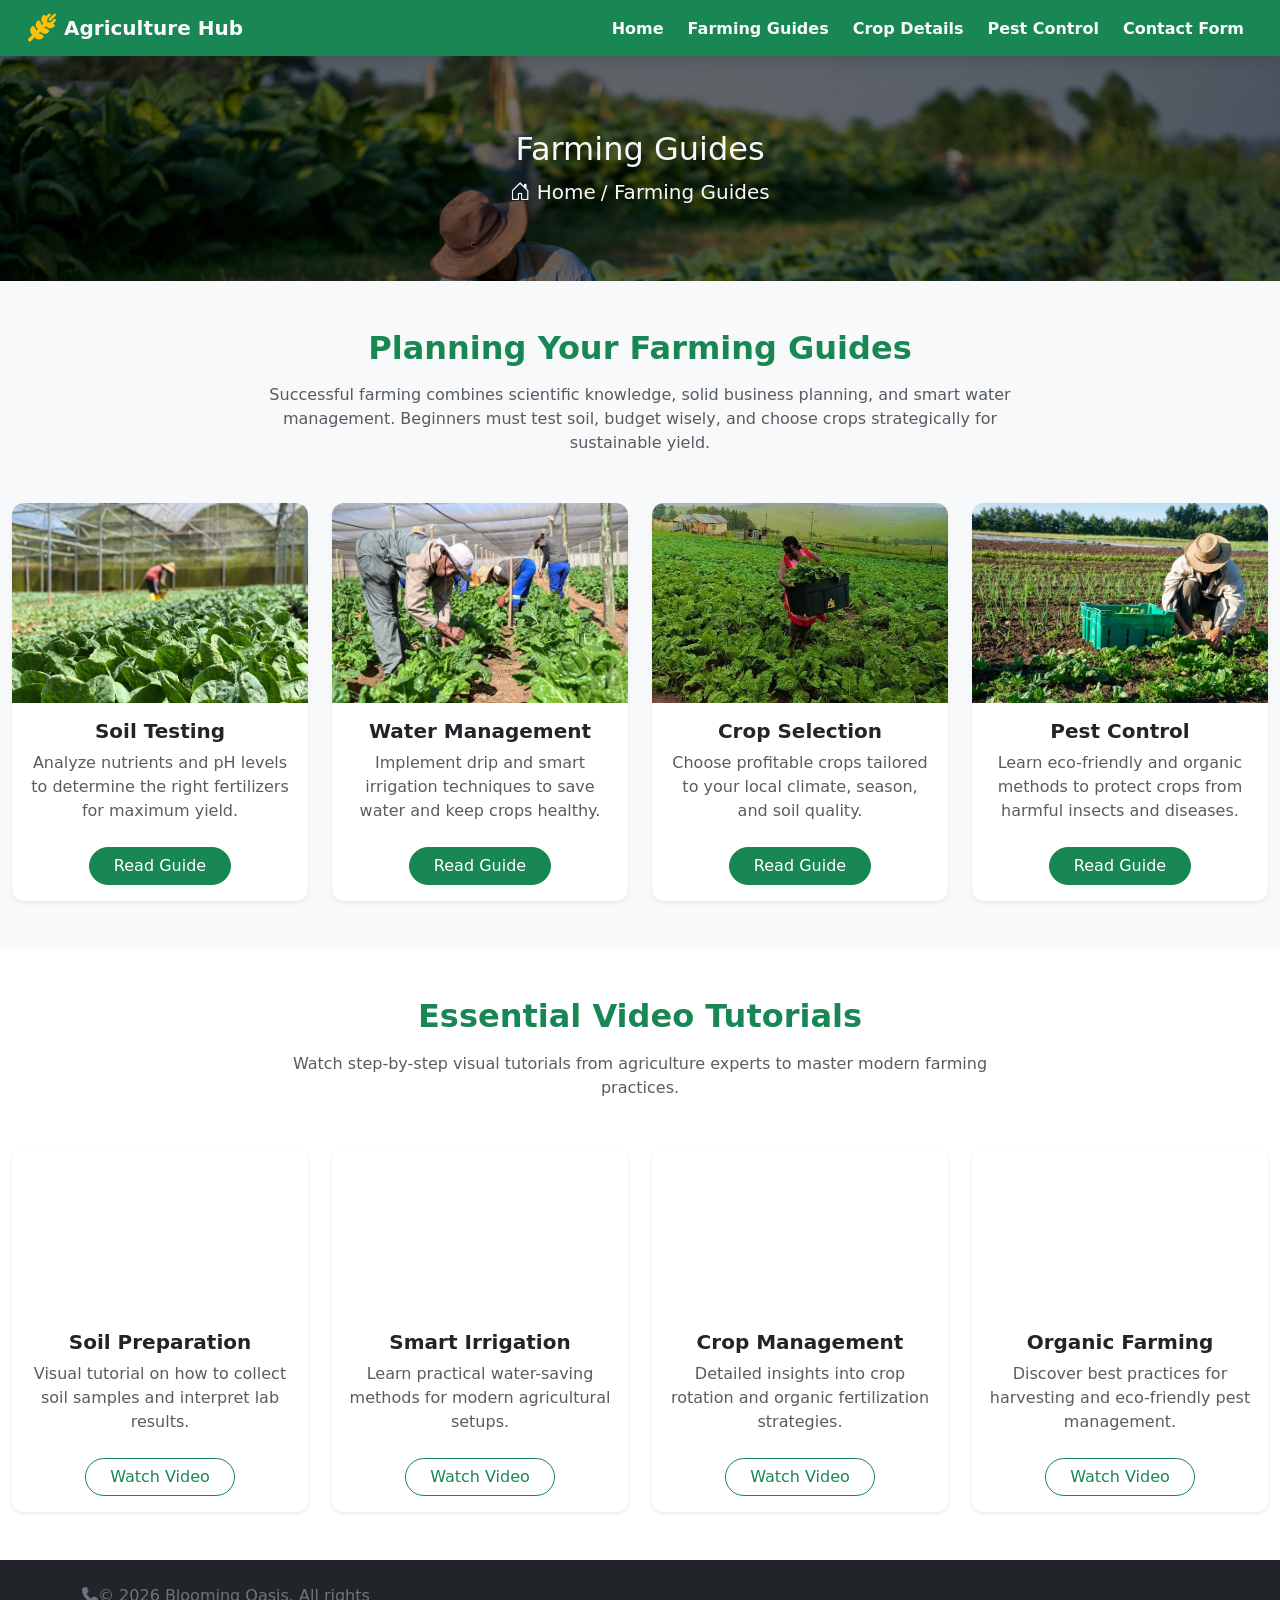
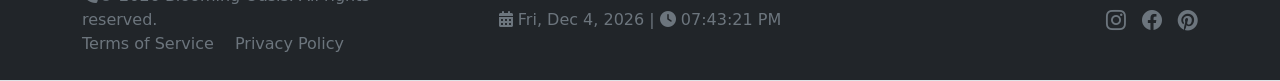
<file: farming-guides.html>
<!doctype html>
<html lang="en">

<head>
    <meta charset="utf-8">
    <meta name="viewport" content="width=device-width, initial-scale=1">
    <title>Agriculture Hub</title>

    <link rel="stylesheet" href="https://cdnjs.cloudflare.com/ajax/libs/font-awesome/6.4.2/css/all.min.css">
    <link rel="stylesheet" href="https://cdn.jsdelivr.net/npm/bootstrap-icons@1.13.1/font/bootstrap-icons.min.css">
    <link href="https://cdn.jsdelivr.net/npm/bootstrap@5.3.8/dist/css/bootstrap.min.css" rel="stylesheet"
        integrity="sha384-sRIl4kxILFvY47J16cr9ZwB07vP4J8+LH7qKQnuqkuIAvNWLzeN8tE5YBujZqJLB" crossorigin="anonymous">
    <link rel="stylesheet" href="./assets/css/style.css">

</head>
<body>

    <header id="header-section" class="bg-success sticky-top">
        <nav class="navbar navbar-expand-lg px-3">
            <div class="container-fluid">
                <!-- Logo + Brand Name -->
                <a class="navbar-brand fw-bold text-light d-flex align-items-center gap-2" href="index.html">
                    <!-- Option A: FontAwesome Icon Logo -->
                    <i class="fa-solid fa-wheat-awn fs-3 text-warning"></i>

                    <!-- Option B: Custom Image Logo (Image থাকলে নিচের লাইনটি অন করুন) -->
                    <!-- <img src="./assets/img/logo.png" alt="Logo" height="35" class="d-inline-block"> -->

                    <span>Agriculture Hub</span>
                </a>

                <!-- Mobile Toggle Button -->
                <button class="navbar-toggler border-0 shadow-none" type="button" data-bs-toggle="collapse"
                    data-bs-target="#navbarSupportedContent" aria-controls="navbarSupportedContent"
                    aria-expanded="false" aria-label="Toggle navigation">
                    <span class="navbar-toggler-icon"></span>
                </button>

                <!-- Navigation Links -->
                <div class="collapse navbar-collapse" id="navbarSupportedContent">
                    <ul class="navbar-nav ms-auto mb-2 mb-lg-0 fw-semibold gap-lg-2">
                        <li class="nav-item">
                            <a class="nav-link text-light" aria-current="page" href="index.html">Home</a>
                        </li>
                        <li class="nav-item">
                            <a class="nav-link active text-light" href="farming-guides.html">Farming Guides</a>
                        </li>
                        <li class="nav-item">
                            <a class="nav-link text-light" href="crop-details.html">Crop Details</a>
                        </li>
                        <li class="nav-item">
                            <a class="nav-link text-light" href="pest-control.html">Pest Control</a>
                        </li>
                        <li class="nav-item">
                            <a class="nav-link text-light" href="contact-form.html">Contact Form</a>
                        </li>
                    </ul>
                </div>
            </div>
        </nav>
    </header>


    <!-- Breadcrumb Section Start -->
    <section id="breadcrumb-section">
        <div class="container-fluid">
            <div class="row">
                <div class="text-center">
                    <h2 class="text-light">Farming Guides</h2>
                </div>
                <div class="text-center">
                    <a class="text-decoration-none text-light fs-5" href="index.html"><i class="bi bi-house-door"></i>
                        Home</a>
                    <span class="text-light fs-5"> / </span>
                    <a class="text-decoration-none text-light fs-5" href="farming-guides.html">Farming Guides</a>
                </div>
            </div>
        </div>
    </section>


    <!-- Section 1: Farming Guides Articles -->
    <section id="farming-guides" class="py-5 bg-light">
        <div class="container-fluid">
            <div class="text-center mb-5">
                <h2 class="fw-bold text-success mb-3">Planning Your Farming Guides</h2>
                <p class="text-muted mx-auto" style="max-width: 750px;">
                    Successful farming combines scientific knowledge, solid business planning, and smart water
                    management. Beginners must test soil, budget wisely, and choose crops strategically for sustainable
                    yield.
                </p>
            </div>

            <div class="row g-4">
                <!-- Card 1 -->
                <div class="col-lg-3 col-md-6">
                    <div class="card h-100 shadow-sm guide-card">
                        <div class="card-img-wrapper">
                            <img src="./assets/img/farming 2-guides bg-1.jpg" alt="Soil Testing">
                        </div>
                        <div class="card-body text-center d-flex flex-column">
                            <h5 class="card-title fw-bold text-dark">Soil Testing</h5>
                            <p class="card-text text-muted flex-grow-1">
                                Analyze nutrients and pH levels to determine the right fertilizers for maximum yield.
                            </p>
                            <a href="#" class="btn btn-success rounded-pill px-4 mt-2 align-self-center">Read Guide</a>
                        </div>
                    </div>
                </div>

                <!-- Card 2 -->
                <div class="col-lg-3 col-md-6">
                    <div class="card h-100 shadow-sm guide-card">
                        <div class="card-img-wrapper">
                            <img src="./assets/img/farming 2-guides bg-2.jpg" alt="Water Management">
                        </div>
                        <div class="card-body text-center d-flex flex-column">
                            <h5 class="card-title fw-bold text-dark">Water Management</h5>
                            <p class="card-text text-muted flex-grow-1">
                                Implement drip and smart irrigation techniques to save water and keep crops healthy.
                            </p>
                            <a href="#" class="btn btn-success rounded-pill px-4 mt-2 align-self-center">Read Guide</a>
                        </div>
                    </div>
                </div>

                <!-- Card 3 -->
                <div class="col-lg-3 col-md-6">
                    <div class="card h-100 shadow-sm guide-card">
                        <div class="card-img-wrapper">
                            <img src="./assets/img/farming 2-guides bg-3.jpg" alt="Crop Selection">
                        </div>
                        <div class="card-body text-center d-flex flex-column">
                            <h5 class="card-title fw-bold text-dark">Crop Selection</h5>
                            <p class="card-text text-muted flex-grow-1">
                                Choose profitable crops tailored to your local climate, season, and soil quality.
                            </p>
                            <a href="#" class="btn btn-success rounded-pill px-4 mt-2 align-self-center">Read Guide</a>
                        </div>
                    </div>
                </div>

                <!-- Card 4 -->
                <div class="col-lg-3 col-md-6">
                    <div class="card h-100 shadow-sm guide-card">
                        <div class="card-img-wrapper">
                            <img src="./assets/img/farming 2-guides bg-4.jpg" alt="Pest Control">
                        </div>
                        <div class="card-body text-center d-flex flex-column">
                            <h5 class="card-title fw-bold text-dark">Pest Control</h5>
                            <p class="card-text text-muted flex-grow-1">
                                Learn eco-friendly and organic methods to protect crops from harmful insects and
                                diseases.
                            </p>
                            <a href="#" class="btn btn-success rounded-pill px-4 mt-2 align-self-center">Read Guide</a>
                        </div>
                    </div>
                </div>
            </div>
        </div>
    </section>


    <!-- Section 2: Video Tutorials -->
    <section id="farming-guides-video" class="py-5">
        <div class="container-fluid">
            <div class="text-center mb-5">
                <h2 class="fw-bold text-success mb-3">Essential Video Tutorials</h2>
                <p class="text-muted mx-auto" style="max-width: 750px;">
                    Watch step-by-step visual tutorials from agriculture experts to master modern farming practices.
                </p>
            </div>

            <div class="row g-4">
                <!-- Video 1 -->
                <div class="col-lg-3 col-md-6">
                    <div class="card h-100 shadow-sm guide-card video-card">
                        <div class="ratio ratio-16x9">
                            <iframe src="https://www.youtube.com/embed/e8vleO43v0w?si=uEd27v9m_q6Fe_xM"
                                title="Soil Testing Video" allowfullscreen></iframe>
                        </div>
                        <div class="card-body text-center d-flex flex-column">
                            <h5 class="card-title fw-bold text-dark">Soil Preparation</h5>
                            <p class="card-text text-muted flex-grow-1">
                                Visual tutorial on how to collect soil samples and interpret lab results.
                            </p>
                            <a href="https://www.youtube.com/watch?v=e8vleO43v0w" target="_blank"
                                class="btn btn-outline-success rounded-pill px-4 mt-2 align-self-center">Watch Video</a>
                        </div>
                    </div>
                </div>

                <!-- Video 2 -->
                <div class="col-lg-3 col-md-6">
                    <div class="card h-100 shadow-sm guide-card video-card">
                        <div class="ratio ratio-16x9">
                            <iframe src="https://www.youtube.com/embed/yneYAJioTzw?si=d4OcjKvtfuMUgdLc"
                                title="Irrigation Video" allowfullscreen></iframe>
                        </div>
                        <div class="card-body text-center d-flex flex-column">
                            <h5 class="card-title fw-bold text-dark">Smart Irrigation</h5>
                            <p class="card-text text-muted flex-grow-1">
                                Learn practical water-saving methods for modern agricultural setups.
                            </p>
                            <a href="https://www.youtube.com/watch?v=yneYAJioTzw" target="_blank"
                                class="btn btn-outline-success rounded-pill px-4 mt-2 align-self-center">Watch Video</a>
                        </div>
                    </div>
                </div>

                <!-- Video 3 -->
                <div class="col-lg-3 col-md-6">
                    <div class="card h-100 shadow-sm guide-card video-card">
                        <div class="ratio ratio-16x9">
                            <iframe src="https://www.youtube.com/embed/7cEStg9OA2Q?si=BUW31xc_9gCw657U"
                                title="Crop Management Video" allowfullscreen></iframe>
                        </div>
                        <div class="card-body text-center d-flex flex-column">
                            <h5 class="card-title fw-bold text-dark">Crop Management</h5>
                            <p class="card-text text-muted flex-grow-1">
                                Detailed insights into crop rotation and organic fertilization strategies.
                            </p>
                            <a href="https://www.youtube.com/watch?v=7cEStg9OA2Q" target="_blank"
                                class="btn btn-outline-success rounded-pill px-4 mt-2 align-self-center">Watch Video</a>
                        </div>
                    </div>
                </div>

                <!-- Video 4 -->
                <div class="col-lg-3 col-md-6">
                    <div class="card h-100 shadow-sm guide-card video-card">
                        <div class="ratio ratio-16x9">
                            <iframe src="https://www.youtube.com/embed/Uxp5CU5ZeW8?si=ZjjLD6I9duARfFWJ"
                                title="Organic Farming Video" allowfullscreen></iframe>
                        </div>
                        <div class="card-body text-center d-flex flex-column">
                            <h5 class="card-title fw-bold text-dark">Organic Farming</h5>
                            <p class="card-text text-muted flex-grow-1">
                                Discover best practices for harvesting and eco-friendly pest management.
                            </p>
                            <a href="https://www.youtube.com/watch?v=Uxp5CU5ZeW8" target="_blank"
                                class="btn btn-outline-success rounded-pill px-4 mt-2 align-self-center">Watch Video</a>
                        </div>
                    </div>
                </div>
            </div>
        </div>
    </section>


    <!-- Footer Section Start -->
    <footer id="footer-section" class="">
        <!-- Custom Footer -->
        <div class="bg-dark text-white py-4 border-bottom">
            <div class="container">
                <div class="row align-items-center">

                    <!-- Left -->
                    <div class="col-lg-4 text-center text-lg-start mb-2 mb-lg-0">
                        <a href="#" class="text-secondary text-decoration-none me-3">
                            <i class="fas fa-phone"></i>&copy; 2026 Blooming Oasis. All rights reserved.
                        </a><br>
                        <a href="#" class="text-secondary text-decoration-none me-3">Terms of
                            Service</a>
                        <a href="#" class="text-secondary text-decoration-none">Privacy Policy</a>
                    </div>

                    <!-- Center -->
                    <div class="col-lg-4 text-secondary text-center mb-2 mb-lg-0">
                        <i class="fas fa-calendar-alt"></i>
                        <span id="date"></span>
                        |
                        <i class="fas fa-clock"></i>
                        <span id="time"></span>
                    </div>

                    <!-- Right -->
                    <div
                        class="col-lg-4 d-flex justify-content-center justify-content-lg-end align-items-center gap-3 fs-5">
                        <a href="https://instagram.com" target="_blank" class="text-secondary hover-white"
                            aria-label="Instagram">
                            <i class="bi bi-instagram"></i>
                        </a>
                        <a href="https://facebook.com" target="_blank" class="text-secondary hover-white"
                            aria-label="Facebook">
                            <i class="bi bi-facebook"></i>
                        </a>
                        <a href="https://pinterest.com" target="_blank" class="text-secondary hover-white"
                            aria-label="Pinterest">
                            <i class="bi bi-pinterest"></i>
                        </a>
                    </div>

                </div>
            </div>
        </div>
    </footer>


    <script src="https://cdn.jsdelivr.net/npm/bootstrap@5.3.8/dist/js/bootstrap.bundle.min.js"
        integrity="sha384-FKyoEForCGlyvwx9Hj09JcYn3nv7wiPVlz7YYwJrWVcXK/BmnVDxM+D2scQbITxI"
        crossorigin="anonymous"></script>
    <script src="./assets/js/script.js"></script>

</body>
</html>
</file>
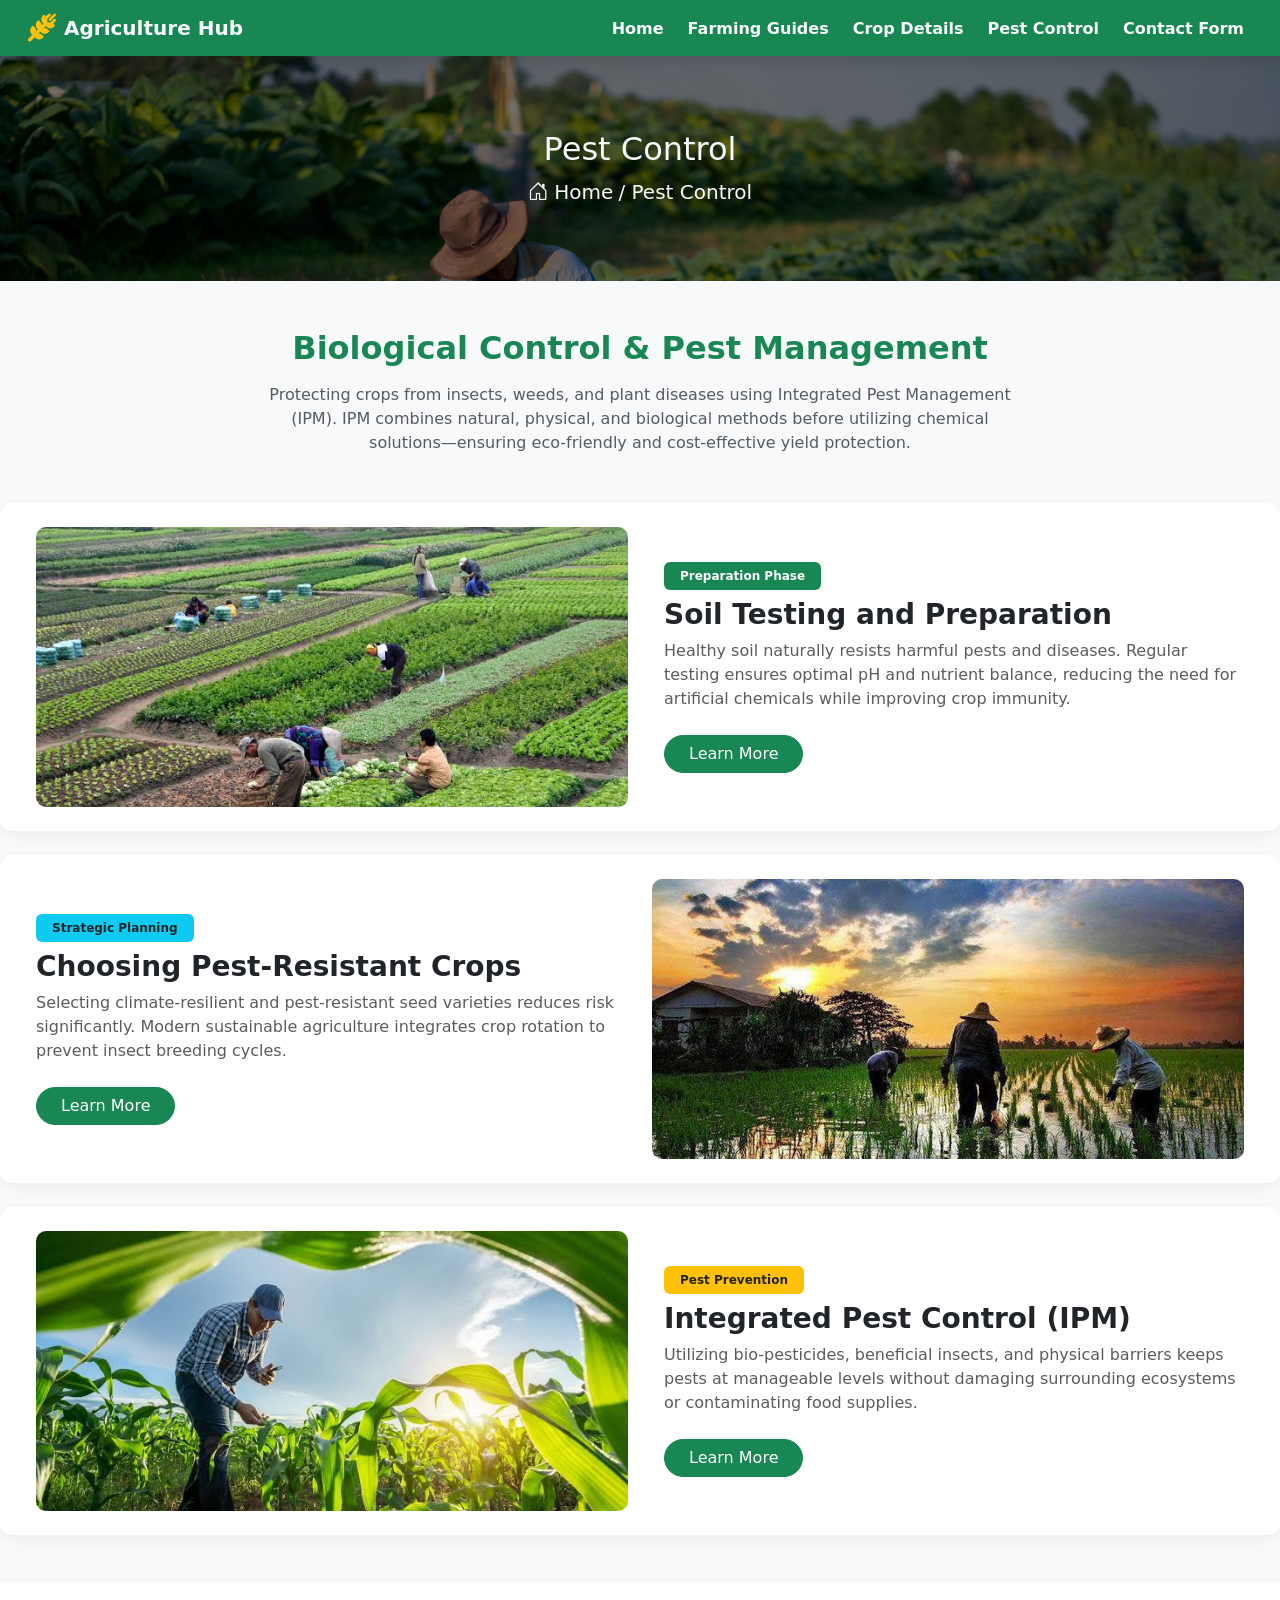
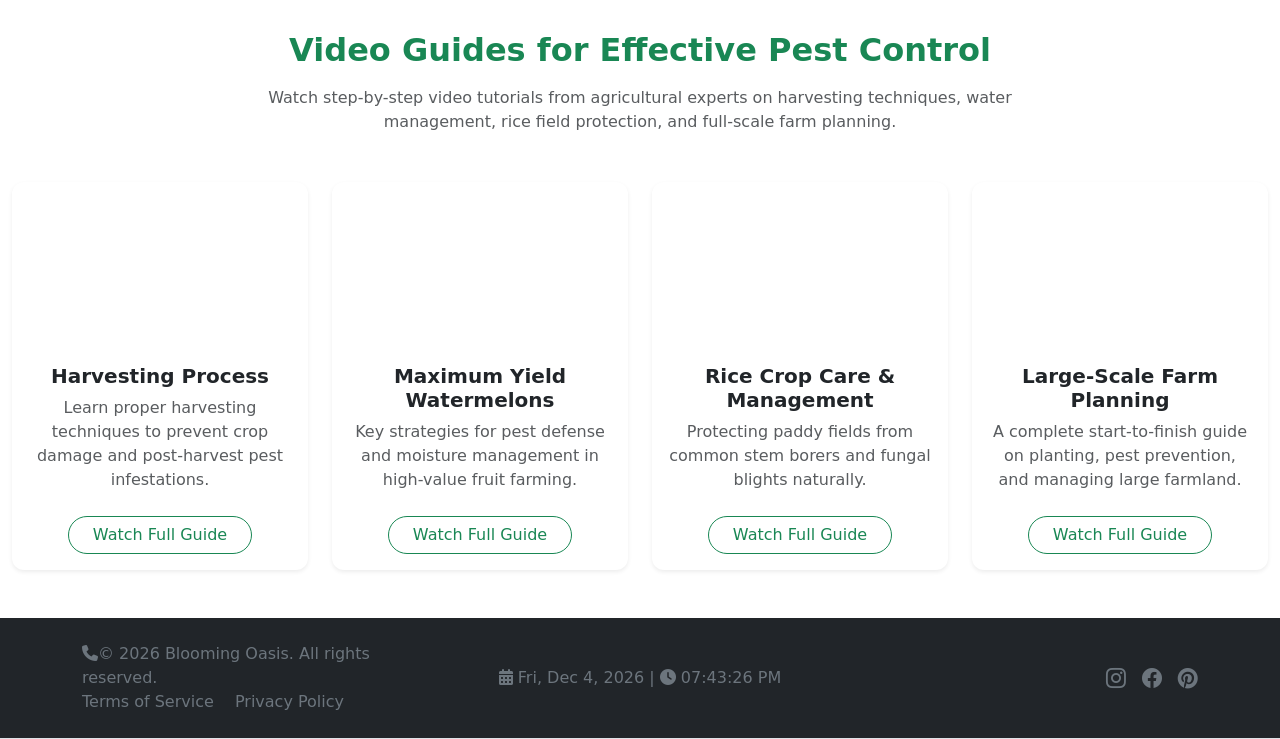
<file: pest-control.html>
<!doctype html>
<html lang="en">

<head>
    <meta charset="utf-8">
    <meta name="viewport" content="width=device-width, initial-scale=1">
    <title>Agriculture Hub</title>

    <link rel="stylesheet" href="https://cdnjs.cloudflare.com/ajax/libs/font-awesome/6.4.2/css/all.min.css">
    <link rel="stylesheet" href="https://cdn.jsdelivr.net/npm/bootstrap-icons@1.13.1/font/bootstrap-icons.min.css">
    <link href="https://cdn.jsdelivr.net/npm/bootstrap@5.3.8/dist/css/bootstrap.min.css" rel="stylesheet"
        integrity="sha384-sRIl4kxILFvY47J16cr9ZwB07vP4J8+LH7qKQnuqkuIAvNWLzeN8tE5YBujZqJLB" crossorigin="anonymous">
    <link rel="stylesheet" href="./assets/css/style.css">

</head>
<body>

    <header id="header-section" class="bg-success sticky-top">
        <nav class="navbar navbar-expand-lg px-3">
            <div class="container-fluid">
                <!-- Logo + Brand Name -->
                <a class="navbar-brand fw-bold text-light d-flex align-items-center gap-2" href="index.html">
                    <!-- Option A: FontAwesome Icon Logo -->
                    <i class="fa-solid fa-wheat-awn fs-3 text-warning"></i>

                    <!-- Option B: Custom Image Logo (Image থাকলে নিচের লাইনটি অন করুন) -->
                    <!-- <img src="./assets/img/logo.png" alt="Logo" height="35" class="d-inline-block"> -->

                    <span>Agriculture Hub</span>
                </a>

                <!-- Mobile Toggle Button -->
                <button class="navbar-toggler border-0 shadow-none" type="button" data-bs-toggle="collapse"
                    data-bs-target="#navbarSupportedContent" aria-controls="navbarSupportedContent"
                    aria-expanded="false" aria-label="Toggle navigation">
                    <span class="navbar-toggler-icon"></span>
                </button>

                <!-- Navigation Links -->
                <div class="collapse navbar-collapse" id="navbarSupportedContent">
                    <ul class="navbar-nav ms-auto mb-2 mb-lg-0 fw-semibold gap-lg-2">
                        <li class="nav-item">
                            <a class="nav-link text-light" aria-current="page" href="index.html">Home</a>
                        </li>
                        <li class="nav-item">
                            <a class="nav-link text-light" href="farming-guides.html">Farming Guides</a>
                        </li>
                        <li class="nav-item">
                            <a class="nav-link text-light" href="crop-details.html">Crop Details</a>
                        </li>
                        <li class="nav-item">
                            <a class="nav-link active text-light" href="pest-control.html">Pest Control</a>
                        </li>
                        <li class="nav-item">
                            <a class="nav-link text-light" href="contact-form.html">Contact Form</a>
                        </li>
                    </ul>
                </div>
            </div>
        </nav>
    </header>


    <!-- Breadcrumb Section Start -->
    <section id="breadcrumb-section">
        <div class="container-fluid">
            <div class="row">
                <div class="text-center">
                    <h2 class="text-light">Pest Control</h2>
                </div>
                <div class="text-center">
                    <a class="text-decoration-none text-light fs-5" href="index.html"><i class="bi bi-house-door"></i>
                        Home</a>
                    <span class="text-light fs-5"> / </span>
                    <a class="text-decoration-none text-light fs-5" href="pest-control.html">Pest Control</a>
                </div>
            </div>
        </div>
    </section>


    <!-- Section 1: Biological & Pest Control Guides -->
    <section id="pest-control-section" class="py-5 bg-light">
        <div class="container-fluid">
            <!-- Section Header -->
            <div class="text-center mb-5">
                <h2 class="fw-bold text-success mb-3">Biological Control & Pest Management</h2>
                <p class="text-muted mx-auto" style="max-width: 750px;">
                    Protecting crops from insects, weeds, and plant diseases using Integrated Pest Management (IPM). IPM
                    combines natural, physical, and biological methods before utilizing chemical solutions—ensuring
                    eco-friendly and cost-effective yield protection.
                </p>
            </div>

            <!-- Guide 1: Soil Testing & Preparation -->
            <div class="row align-items-center pest-card mb-4">
                <div class="col-lg-6 mb-3 mb-lg-0">
                    <div class="pest-card-img overflow-hidden">
                        <img class="w-100 shadow-sm" src="./assets/img/Planning Your Farming Guides bg-1.jpg"
                            alt="Soil Testing and Preparation">
                    </div>
                </div>
                <div class="col-lg-6 ps-lg-4">
                    <span class="badge bg-success mb-2 px-3 py-2">Preparation Phase</span>
                    <h3 class="fw-bold text-dark">Soil Testing and Preparation</h3>
                    <p class="text-muted">
                        Healthy soil naturally resists harmful pests and diseases. Regular testing ensures optimal pH
                        and nutrient balance, reducing the need for artificial chemicals while improving crop immunity.
                    </p>
                    <a href="#" class="btn btn-success rounded-pill px-4 mt-2">Learn More</a>
                </div>
            </div>

            <!-- Guide 2: Choosing Your Crops (Alternate Order) -->
            <div class="row align-items-center pest-card mb-4">
                <div class="col-lg-6 order-lg-2 mb-3 mb-lg-0">
                    <div class="pest-card-img overflow-hidden">
                        <img class="w-100 shadow-sm" src="./assets/img/Planning Your Farming Guides bg-2.jpg"
                            alt="Choosing Your Crops">
                    </div>
                </div>
                <div class="col-lg-6 order-lg-1 pe-lg-4">
                    <span class="badge bg-info text-dark mb-2 px-3 py-2">Strategic Planning</span>
                    <h3 class="fw-bold text-dark">Choosing Pest-Resistant Crops</h3>
                    <p class="text-muted">
                        Selecting climate-resilient and pest-resistant seed varieties reduces risk significantly. Modern
                        sustainable agriculture integrates crop rotation to prevent insect breeding cycles.
                    </p>
                    <a href="#" class="btn btn-success rounded-pill px-4 mt-2">Learn More</a>
                </div>
            </div>

            <!-- Guide 3: Keeping Pests Away -->
            <div class="row align-items-center pest-card">
                <div class="col-lg-6 mb-3 mb-lg-0">
                    <div class="pest-card-img overflow-hidden">
                        <img class="w-100 shadow-sm" src="./assets/img/Planning Your Farming Guides bg-3.jpg"
                            alt="Keeping Pests Away">
                    </div>
                </div>
                <div class="col-lg-6 ps-lg-4">
                    <span class="badge bg-warning text-dark mb-2 px-3 py-2">Pest Prevention</span>
                    <h3 class="fw-bold text-dark">Integrated Pest Control (IPM)</h3>
                    <p class="text-muted">
                        Utilizing bio-pesticides, beneficial insects, and physical barriers keeps pests at manageable
                        levels without damaging surrounding ecosystems or contaminating food supplies.
                    </p>
                    <a href="#" class="btn btn-success rounded-pill px-4 mt-2">Learn More</a>
                </div>
            </div>
        </div>
    </section>


    <!-- Section 2: Video Guides for Pest Control & Farming -->
    <section id="farming-guides-video" class="py-5">
        <div class="container-fluid">
            <!-- Section Header -->
            <div class="text-center mb-5">
                <h2 class="fw-bold text-success mb-3">Video Guides for Effective Pest Control</h2>
                <p class="text-muted mx-auto" style="max-width: 750px;">
                    Watch step-by-step video tutorials from agricultural experts on harvesting techniques, water
                    management, rice field protection, and full-scale farm planning.
                </p>
            </div>

            <!-- Video Cards Grid -->
            <div class="row g-4">
                <!-- Video Card 1 -->
                <div class="col-lg-3 col-md-6">
                    <div class="card h-100 shadow-sm video-card">
                        <div class="ratio ratio-16x9">
                            <iframe src="https://www.youtube.com/embed/xxa2NOtUXsE?si=5akMMG5iZO-45dTk"
                                title="Harvesting Process Video" allowfullscreen></iframe>
                        </div>
                        <div class="card-body d-flex flex-column text-center">
                            <h5 class="card-title fw-bold text-dark">Harvesting Process</h5>
                            <p class="card-text text-muted flex-grow-1">
                                Learn proper harvesting techniques to prevent crop damage and post-harvest pest
                                infestations.
                            </p>
                            <a href="#" class="btn btn-outline-success rounded-pill px-4 mt-2 align-self-center">Watch
                                Full Guide</a>
                        </div>
                    </div>
                </div>

                <!-- Video Card 2 -->
                <div class="col-lg-3 col-md-6">
                    <div class="card h-100 shadow-sm video-card">
                        <div class="ratio ratio-16x9">
                            <iframe src="https://www.youtube.com/embed/XLC4SmhtvJk?si=CYzbrr0GbNKnIKQQ"
                                title="Watermelons Yield Video" allowfullscreen></iframe>
                        </div>
                        <div class="card-body d-flex flex-column text-center">
                            <h5 class="card-title fw-bold text-dark">Maximum Yield Watermelons</h5>
                            <p class="card-text text-muted flex-grow-1">
                                Key strategies for pest defense and moisture management in high-value fruit farming.
                            </p>
                            <a href="#" class="btn btn-outline-success rounded-pill px-4 mt-2 align-self-center">Watch
                                Full Guide</a>
                        </div>
                    </div>
                </div>

                <!-- Video Card 3 -->
                <div class="col-lg-3 col-md-6">
                    <div class="card h-100 shadow-sm video-card">
                        <div class="ratio ratio-16x9">
                            <iframe src="https://www.youtube.com/embed/SJLypn48it0?si=DKwgTtPpq8yn7gGE"
                                title="Rice Management Video" allowfullscreen></iframe>
                        </div>
                        <div class="card-body d-flex flex-column text-center">
                            <h5 class="card-title fw-bold text-dark">Rice Crop Care & Management</h5>
                            <p class="card-text text-muted flex-grow-1">
                                Protecting paddy fields from common stem borers and fungal blights naturally.
                            </p>
                            <a href="#" class="btn btn-outline-success rounded-pill px-4 mt-2 align-self-center">Watch
                                Full Guide</a>
                        </div>
                    </div>
                </div>

                <!-- Video Card 4 -->
                <div class="col-lg-3 col-md-6">
                    <div class="card h-100 shadow-sm video-card">
                        <div class="ratio ratio-16x9">
                            <iframe src="https://www.youtube.com/embed/ZgChWU4m5Aw?si=O0BNgXffIE6Ukscx"
                                title="100 Acre Farm Video" allowfullscreen></iframe>
                        </div>
                        <div class="card-body d-flex flex-column text-center">
                            <h5 class="card-title fw-bold text-dark">Large-Scale Farm Planning</h5>
                            <p class="card-text text-muted flex-grow-1">
                                A complete start-to-finish guide on planting, pest prevention, and managing large
                                farmland.
                            </p>
                            <a href="#" class="btn btn-outline-success rounded-pill px-4 mt-2 align-self-center">Watch
                                Full Guide</a>
                        </div>
                    </div>
                </div>
            </div>
        </div>
    </section>


    <!-- Footer Section Start -->
    <footer id="footer-section" class="">
        <!-- Custom Footer -->
        <div class="bg-dark text-white py-4 border-bottom">
            <div class="container">
                <div class="row align-items-center">

                    <!-- Left -->
                    <div class="col-lg-4 text-center text-lg-start mb-2 mb-lg-0">
                        <a href="#" class="text-secondary text-decoration-none me-3">
                            <i class="fas fa-phone"></i>&copy; 2026 Blooming Oasis. All rights reserved.
                        </a><br>
                        <a href="#" class="text-secondary text-decoration-none me-3">Terms of
                            Service</a>
                        <a href="#" class="text-secondary text-decoration-none">Privacy Policy</a>
                    </div>

                    <!-- Center -->
                    <div class="col-lg-4 text-secondary text-center mb-2 mb-lg-0">
                        <i class="fas fa-calendar-alt"></i>
                        <span id="date"></span>
                        |
                        <i class="fas fa-clock"></i>
                        <span id="time"></span>
                    </div>

                    <!-- Right -->
                    <div
                        class="col-lg-4 d-flex justify-content-center justify-content-lg-end align-items-center gap-3 fs-5">
                        <a href="https://instagram.com" target="_blank" class="text-secondary hover-white"
                            aria-label="Instagram">
                            <i class="bi bi-instagram"></i>
                        </a>
                        <a href="https://facebook.com" target="_blank" class="text-secondary hover-white"
                            aria-label="Facebook">
                            <i class="bi bi-facebook"></i>
                        </a>
                        <a href="https://pinterest.com" target="_blank" class="text-secondary hover-white"
                            aria-label="Pinterest">
                            <i class="bi bi-pinterest"></i>
                        </a>
                    </div>

                </div>
            </div>
        </div>
    </footer>


    <script src="https://cdn.jsdelivr.net/npm/bootstrap@5.3.8/dist/js/bootstrap.bundle.min.js"
        integrity="sha384-FKyoEForCGlyvwx9Hj09JcYn3nv7wiPVlz7YYwJrWVcXK/BmnVDxM+D2scQbITxI"
        crossorigin="anonymous"></script>
    <script src="./assets/js/script.js"></script>

</body>
</html>
</file>
<file: assets/css/style.css>
* {
    margin: 0;
    padding: 0;
    box-sizing: border-box;
}


/* Sticky & Modern Header Styling */
#header-section {
    box-shadow: 0 4px 15px rgba(0, 0, 0, 0.15);
}

/* Custom Link Hover Effect */
.navbar-nav .nav-link {
    position: relative;
    padding-bottom: 6px !important;
    transition: color 0.3s ease;
}

/* Underline Animation on Hover */
.navbar-nav .nav-link::after {
    content: '';
    position: absolute;
    width: 0;
    height: 2px;
    bottom: 0;
    left: 50%;
    /* Golden yellow underline */
    transition: all 0.3s ease-in-out;
    transform: translateX(-50%);
    border-radius: 2px;
}

/* Hover and Active State Styling */
.navbar-nav .nav-link:hover::after,
.navbar-nav .nav-link.active::after {
    width: 80%;
}

.navbar-nav .nav-link:hover {
    color: #ffc107 !important;
    /* Text color change on hover */
}



/* Optional CSS for hovers */
.hover-white:hover {
    color: #fff !important;
}

.tracking-wide {
    letter-spacing: 1px;
}

#carousel-section .carousel-item img {
    height: 60vh;
}

#breadcrumb-section {
    background: url(../img/breadcrumb\ bg-1.jfif);
    background-size: cover;
    background-repeat: no-repeat;
}

/* Optional CSS */
.hover-opacity-100:hover {
    opacity: 1 !important;
}



/* Home Page 1 to 4 Section Start */
/* Highlighting Section Styling */
.highlighting-section {
    background-color: #ffffff;
    margin-top: -50px;
    position: relative;
    z-index: 10;
}

.highlight-card {
    border: none;
    border-radius: 16px;
    background: #ffffff;
    box-shadow: 0 10px 30px rgba(0, 0, 0, 0.08);
    transition: all 0.3s ease;
    height: 100%;
}

.highlight-card:hover {
    transform: translateY(-8px);
    box-shadow: 0 15px 35px rgba(46, 125, 50, 0.15) !important;
}

.highlight-icon-wrapper {
    width: 70px;
    height: 70px;
    border-radius: 50%;
    background-color: rgba(46, 125, 50, 0.1);
    color: #2e7d32;
    display: flex;
    align-items: center;
    justify-content: center;
    font-size: 1.8rem;
    margin-bottom: 1.25rem;
    transition: all 0.3s ease;
}

.highlight-card:hover .highlight-icon-wrapper {
    background-color: #2e7d32;
    color: #ffffff;
}

.highlight-badge {
    font-size: 0.75rem;
    font-weight: 700;
    letter-spacing: 0.5px;
    text-transform: uppercase;
}


/* Card Hover & Smooth Transition */
.custom-card {
    transition: transform 0.3s ease, box-shadow 0.3s ease;
    border: none;
    border-radius: 12px;
    overflow: hidden;
}

.custom-card:hover {
    transform: translateY(-6px);
    box-shadow: 0 10px 20px rgba(0, 0, 0, 0.12) !important;
}

.card-img-top {
    height: 200px;
    object-fit: cover;
}

/* Section Styling */
.feature-item-card {
    background: #ffffff;
    border-radius: 12px;
    box-shadow: 0 4px 15px rgba(0, 0, 0, 0.05);
    transition: transform 0.3s ease;
}

.feature-item-card:hover {
    transform: translateY(-3px);
}

.feature-img {
    width: 100%;
    max-height: 280px;
    object-fit: cover;
    border-radius: 10px;
}

/* Home Page 1 to 4 Section End */




/* Breadcrumb Section Start */
#breadcrumb-section {
    background: rgba(0, 0, 0, 0.5) url(../img/breadcrumb\ bg-1.jfif);
    background-repeat: no-repeat;
    background-size: cover;
    min-height: 25vh;
    background-blend-mode: multiply;
    display: flex;
    align-items: center;
}

#breadcrumb-section .text-center a {
    transition: 0.3s ease;
}

#breadcrumb-section .text-center a:hover {
    color: #05df68 !important;
}

/* Breadcrumb Section End */




/* Farming Guides Page 1 to 2 Section Start */
/* Card Hover & Animation */
.guide-card {
    transition: transform 0.3s ease, box-shadow 0.3s ease;
    border: none;
    border-radius: 12px;
    overflow: hidden;
}

.guide-card:hover {
    transform: translateY(-8px);
    box-shadow: 0 12px 24px rgba(0, 0, 0, 0.15) !important;
}

/* Image Zoom Effect */
.card-img-wrapper {
    overflow: hidden;
    height: 200px;
}

.card-img-wrapper img {
    width: 100%;
    height: 100%;
    object-fit: cover;
    transition: transform 0.4s ease;
}

.guide-card:hover .card-img-wrapper img {
    transform: scale(1.08);
}

/* Video Card Adjustment */
.video-card iframe {
    border-top-left-radius: 12px;
    border-top-right-radius: 12px;
}

/* Farming Guides Page 1 to 2 Section End */



/* Crop Details Page 1 to 2 Section Start */
/* Custom Crop Details Styling */
.crop-detail-row {
    background-color: #ffffff;
    border-radius: 12px;
    padding: 24px;
    box-shadow: 0 4px 15px rgba(0, 0, 0, 0.05);
    transition: transform 0.3s ease, box-shadow 0.3s ease;
}

.crop-detail-row:hover {
    transform: translateY(-4px);
    box-shadow: 0 8px 25px rgba(0, 0, 0, 0.1);
}

.crop-img-box img {
    height: 280px;
    object-fit: cover;
    border-radius: 10px;
}

/* Card Styling */
.farming-method-card {
    border: none;
    border-radius: 12px;
    transition: transform 0.3s ease, box-shadow 0.3s ease;
}

.farming-method-card:hover {
    transform: translateY(-8px);
    box-shadow: 0 12px 24px rgba(0, 0, 0, 0.12) !important;
}

.farming-method-card .card-img-top {
    height: 200px;
    object-fit: cover;
    border-top-left-radius: 12px;
    border-top-right-radius: 12px;
}

/* Crop Details Page 1 to 2 Section End */



/* Pest Control Page 1 to 2 Section Start */
/* General Pest Control Styling */
.pest-card {
    background-color: #ffffff;
    border-radius: 12px;
    padding: 24px;
    box-shadow: 0 4px 15px rgba(0, 0, 0, 0.05);
    transition: transform 0.3s ease, box-shadow 0.3s ease;
}

.pest-card:hover {
    transform: translateY(-4px);
    box-shadow: 0 8px 25px rgba(0, 0, 0, 0.1);
}

.pest-card-img img {
    height: 280px;
    object-fit: cover;
    border-radius: 10px;
}

/* Video Card Styling */
.video-card {
    border: none;
    border-radius: 12px;
    overflow: hidden;
    transition: transform 0.3s ease, box-shadow 0.3s ease;
}

.video-card:hover {
    transform: translateY(-6px);
    box-shadow: 0 10px 20px rgba(0, 0, 0, 0.12) !important;
}

.video-card iframe {
    border-top-left-radius: 12px;
    border-top-right-radius: 12px;
}

/* Pest Control Page 1 to 2 Section End */



/* Contact Us Page 1 to 2 Section Start */
/* Contact Section Custom Styling */
.contact-info-panel {
    background: linear-gradient(135deg, #1e4d2b 0%, #2e7d32 100%);
}

.contact-icon-box {
    width: 48px;
    height: 48px;
    background: rgba(255, 255, 255, 0.15);
    border-radius: 50%;
    display: flex;
    align-items: center;
    justify-content: center;
    flex-shrink: 0;
}

.contact-form .form-control {
    border: 1px solid #e0e0e0;
    padding: 12px 16px;
    border-radius: 8px;
    transition: all 0.3s ease;
}

.contact-form .form-control:focus {
    border-color: #2e7d32;
    box-shadow: 0 0 0 0.25rem rgba(46, 125, 50, 0.15);
}

.btn-agri {
    background-color: #2e7d32;
    color: #ffffff;
    border: none;
    padding: 12px 36px;
    border-radius: 50px;
    font-weight: 600;
    transition: all 0.3s ease;
}

.btn-agri:hover {
    background-color: #1b5e20;
    color: #ffffff;
    transform: translateY(-2px);
    box-shadow: 0 4px 12px rgba(46, 125, 50, 0.3);
}

.social-icon-link {
    width: 38px;
    height: 38px;
    background: rgba(255, 255, 255, 0.1);
    border-radius: 50%;
    display: inline-flex;
    align-items: center;
    justify-content: center;
    color: #ffffff;
    text-decoration: none;
    transition: all 0.3s ease;
}

.social-icon-link:hover {
    background: #ffffff;
    color: #1e4d2b;
    transform: translateY(-3px);
}

/* Contact Us Page 1 to 2 Section End */
</file>
